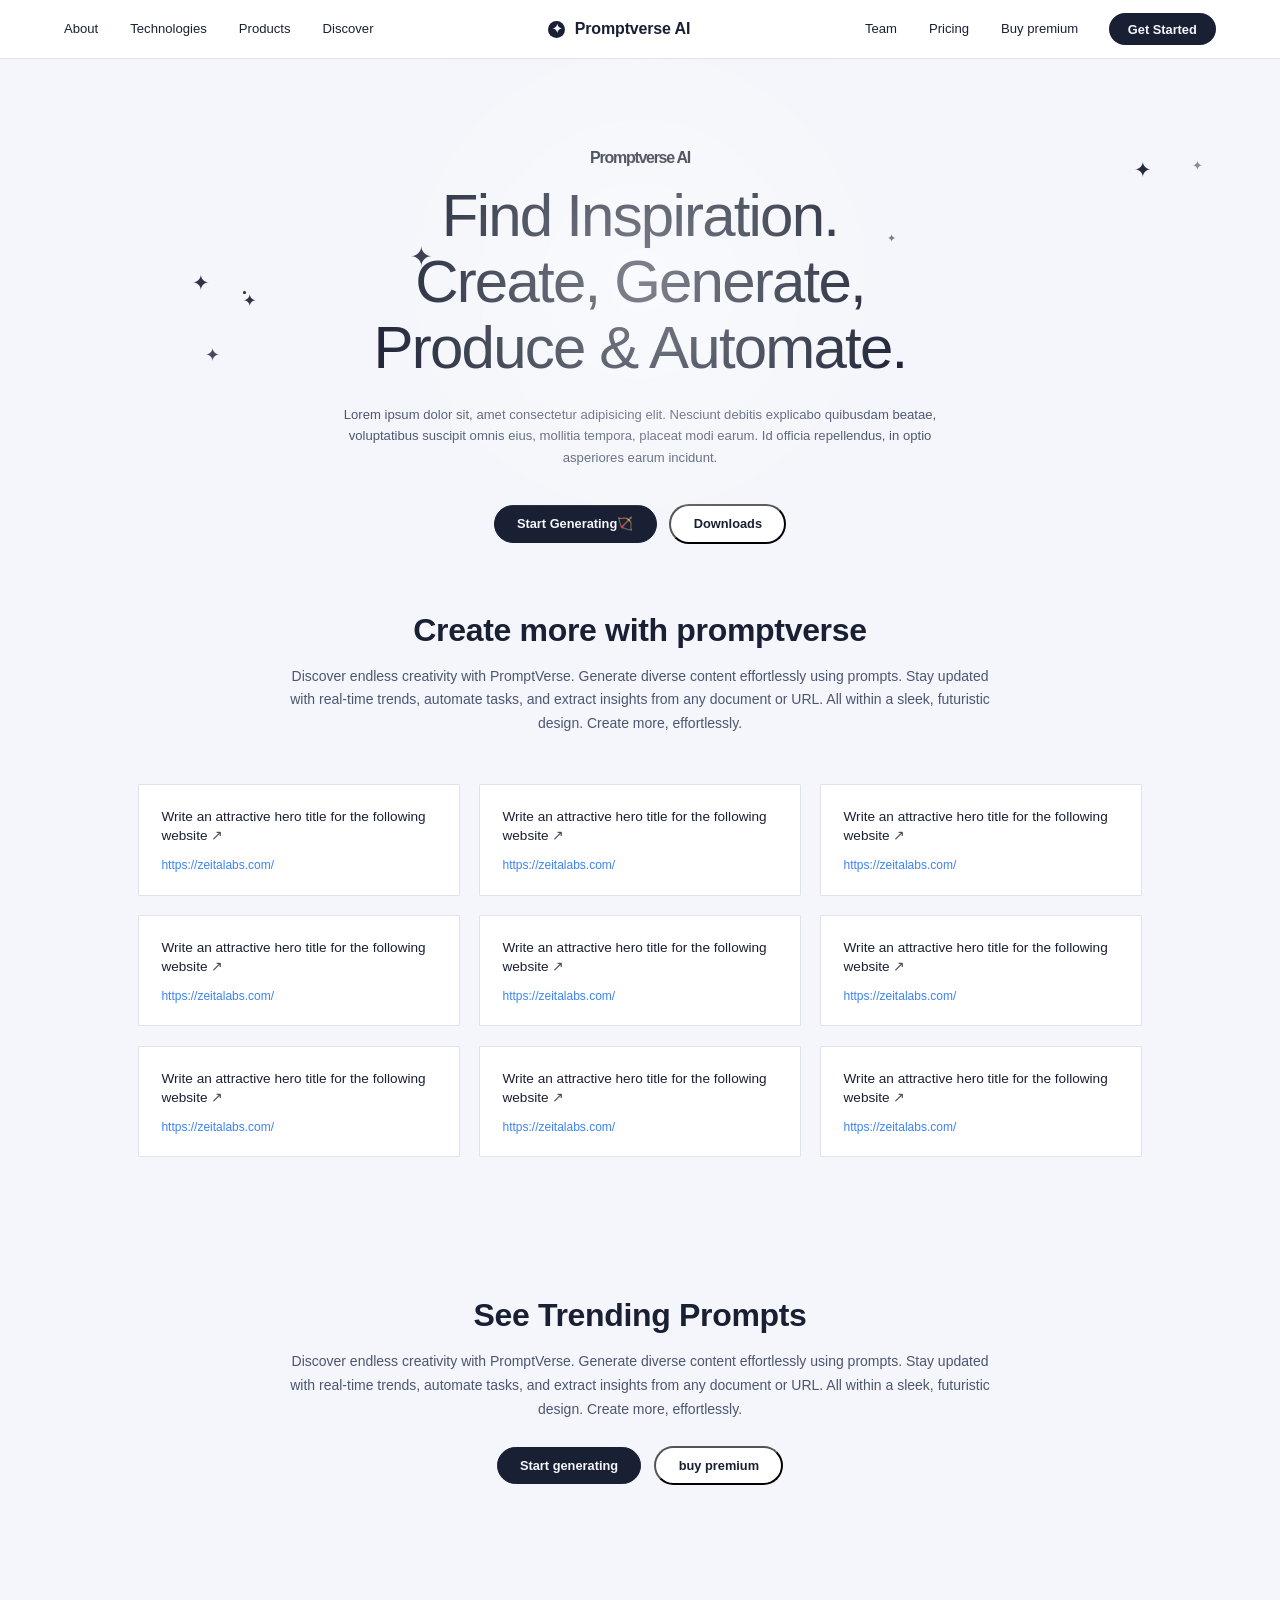
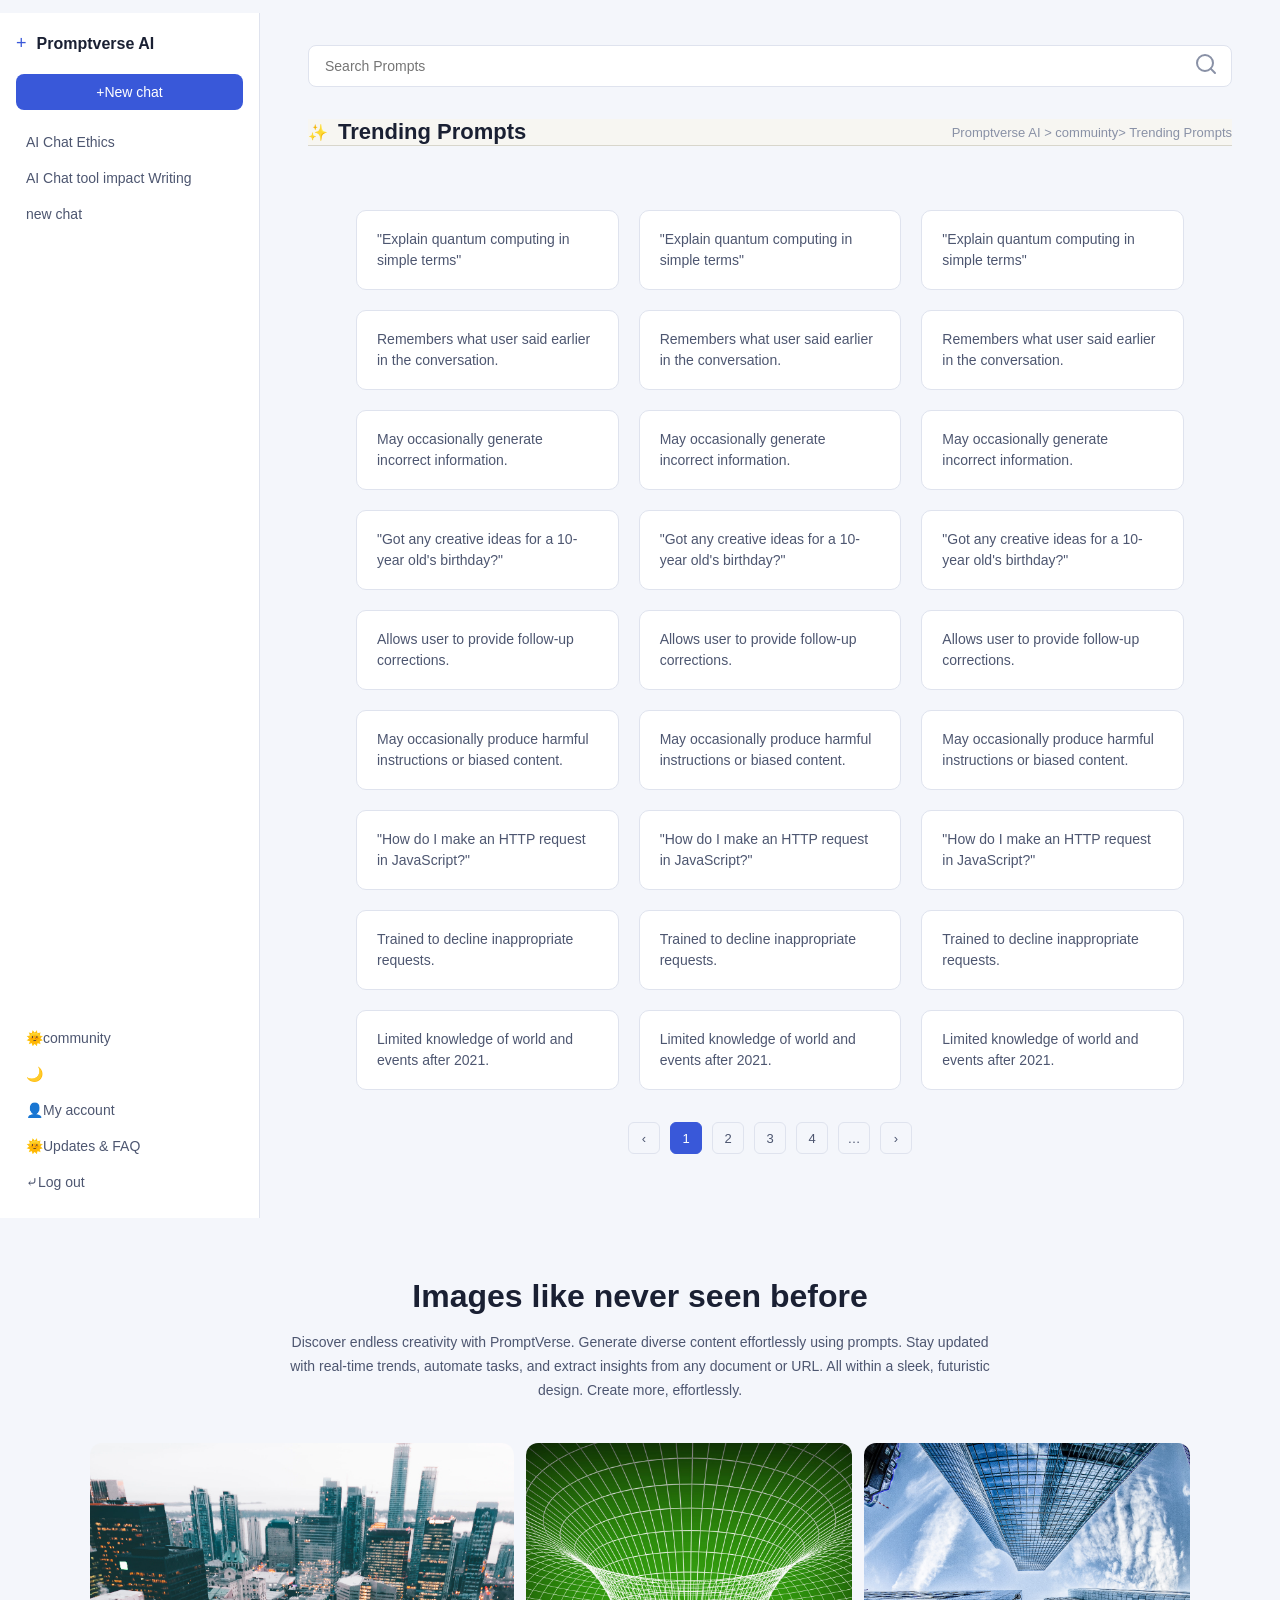
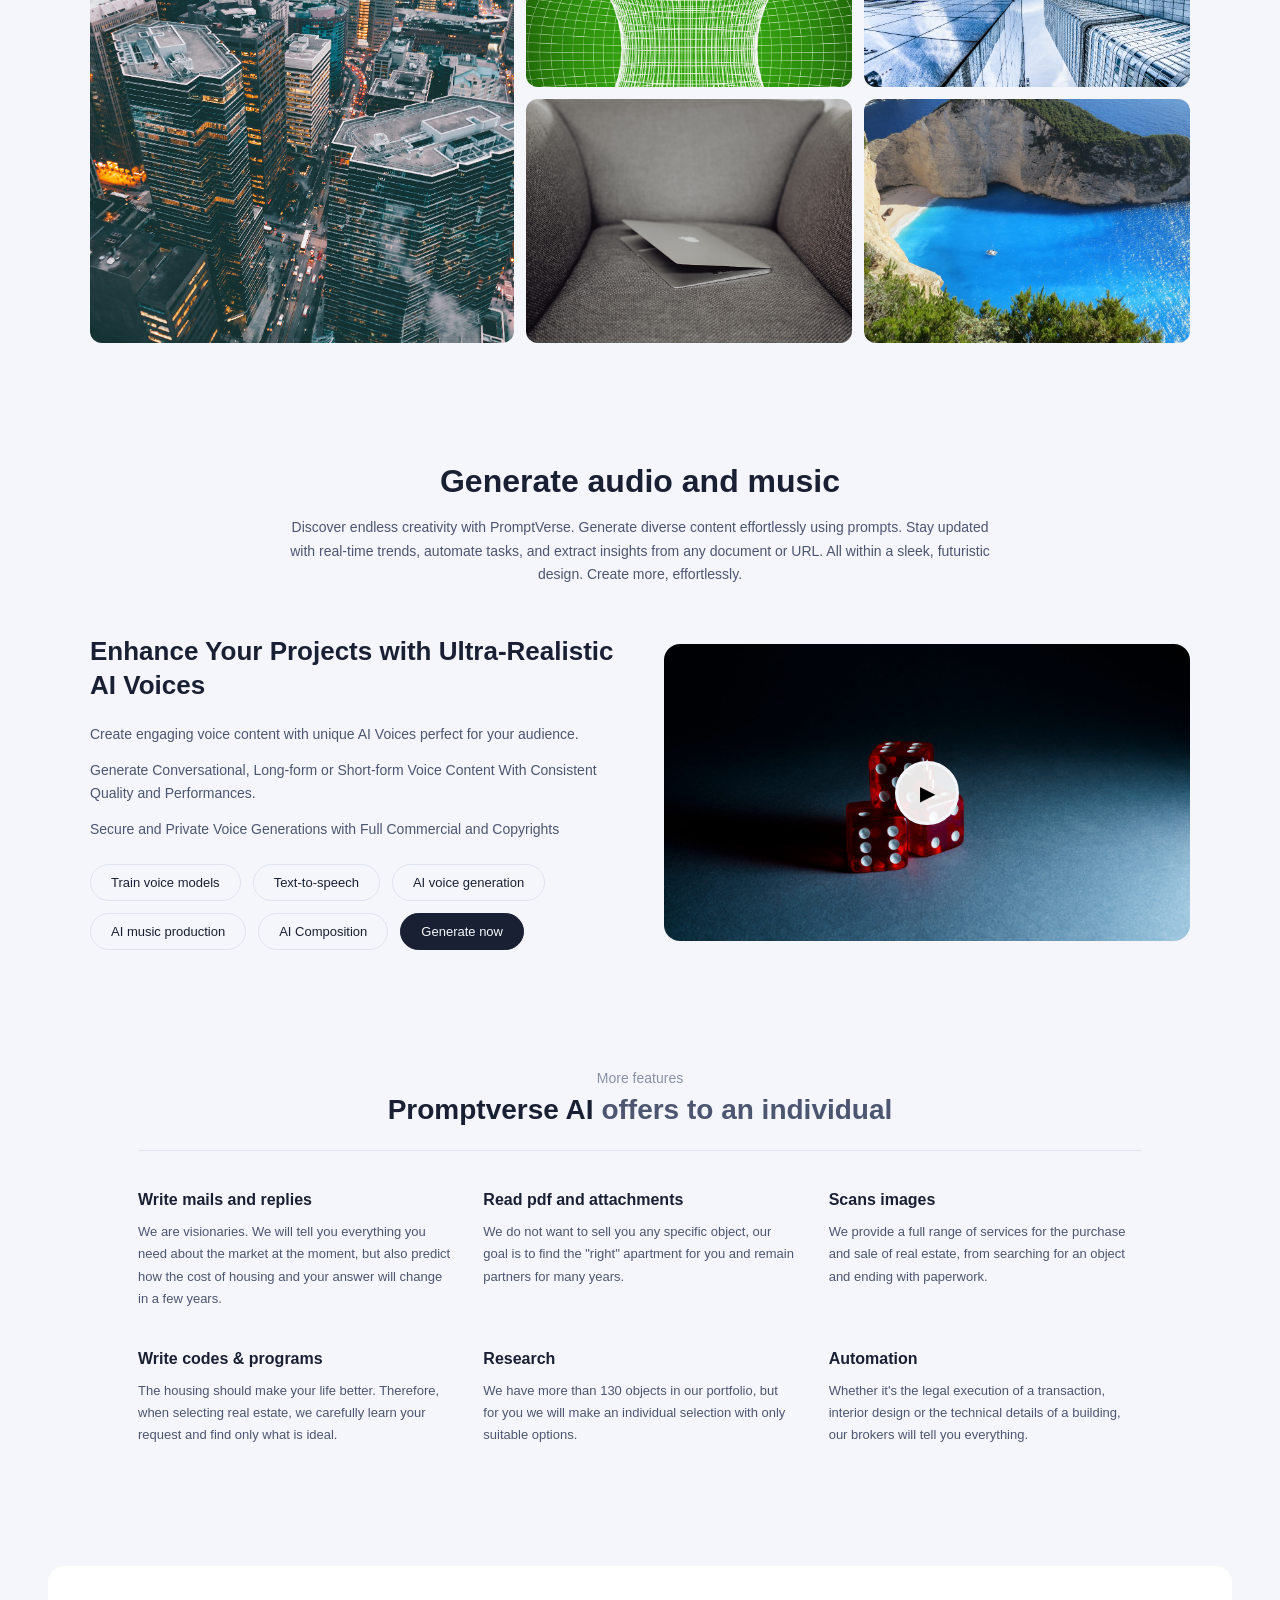
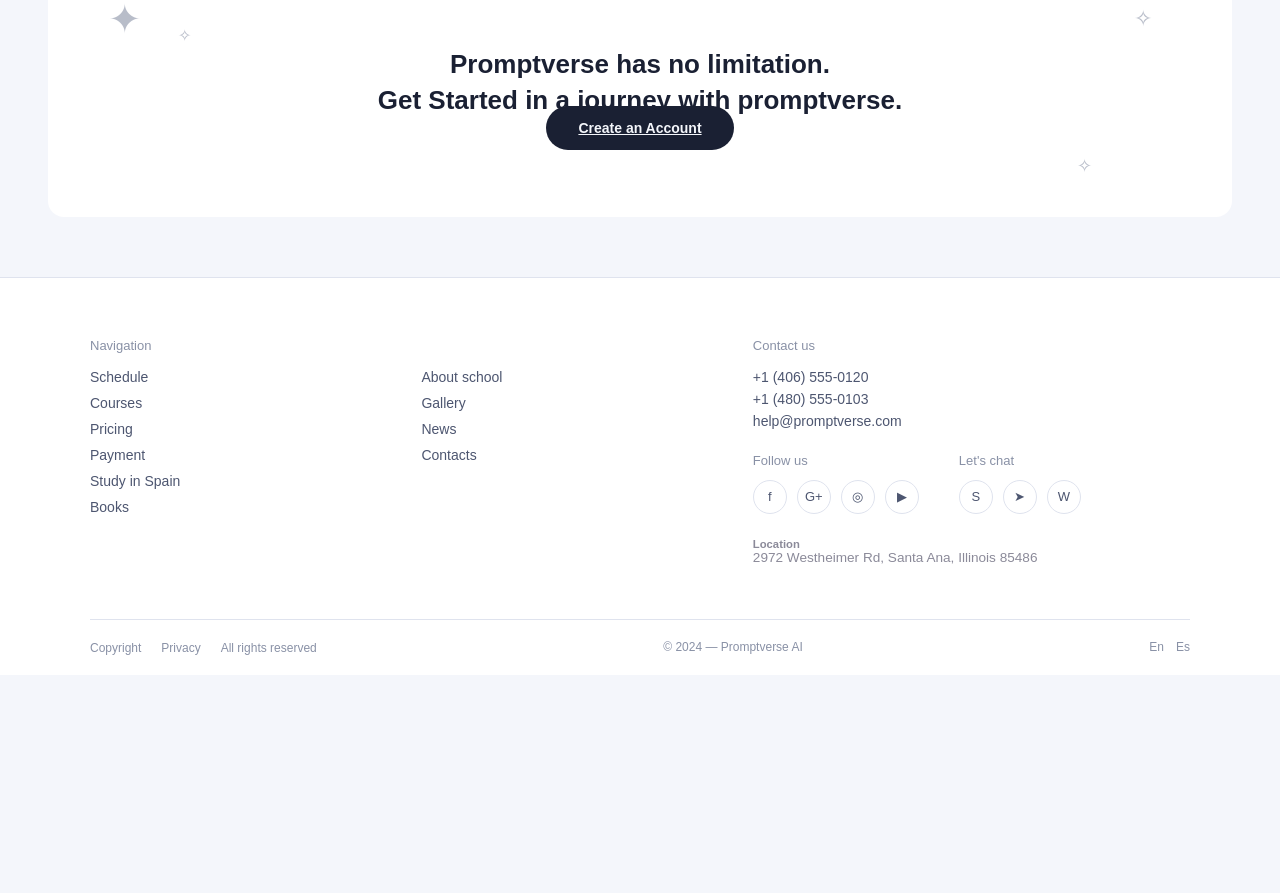
<file: index.html>
<!DOCTYPE html>
<html lang="en">
<head>
    <meta charset="UTF-8">
    <meta name="viewport" content="width=device-width, initial-scale=1.0">
    <title>Document</title>
<link rel="stylesheet" href="style.css">
<link rel="preconnect" href="https://fonts.googleapis.com">
<link rel="preconnect" href="https://fonts.gstatic.com" crossorigin>
<link href="https://fonts.googleapis.com/css2?family=Inter:wght@400;500;600;700;800&display=swap" rel="astylesheet">
</head>
<body>
    <nav class="navbar">
           <button class="hamburger-btn" id="hamburger-btn" aria-label="Toggle menu">
            <span class="bar"></span>
            <span class="bar"></span>
            <span class="bar"></span>
        </button>
       
         <div class="nav-menu" id="nav-menu">
         <ul class="nav-links nav-left">
            <li><a href="#about">About</a></li>
            <li><a href="#technologies">Technologies</a></li>
            <li><a href="#products">Products</a></li>
            <li><a href="#discover">Discover</a></li>
        </ul>
       <div class="logo">
            <div class="logo-circle">✦︎</div> 
            <span>Promptverse AI</span>
        </div>
     
        <div class="nav-right">
            <ul class="nav-links">
<li><a href="#team">Team</a></li>
<li><a href="pricing.html">Pricing</a></li>
<li><a href="#buy">Buy premium</a></li>
            </ul>
            <button class="btn-get-started">Get Started</button>
        </div>
        </div>
    </nav>
    <section class="hero">
    <div class="hero-glow"></div>
    <span class="star star-1">✦︎</span>
    <span class="star star-2">✦︎</span>
    <span class="star star-3">✦︎</span>
    <span class="star star-4">✦︎</span>
    <span class="star star-5">✦︎</span>
    <span class="star star-6">✦︎</span>
    <span class="dot dot-1">✦︎</span>
    <span class="dot dot-2">✦︎</span>
    <div class="hero-content">
        <div class="hero-tag">Promptverse AI</div>
        <h1 class="hero-title">
            Find Inspiration. <br>
            Create, Generate,<br>
            Produce & Automate.
        </h1>
        <p class="hero-subtitle">
            Lorem ipsum dolor sit, amet consectetur adipisicing elit. Nesciunt debitis explicabo quibusdam beatae, voluptatibus suscipit omnis eius, mollitia tempora, placeat modi earum. Id officia repellendus, in optio asperiores earum incidunt.
        </p>
<div class="hero-buttons">
    <button class="btn-primary">
        Start Generating🏹
    </button>
    <button class="btn-secondary">
        Downloads
    </button>
</div>
    </div>
    </section>
<section class="features-section">
    <div class="section-header">
        <h2 class="section-title">Create more with promptverse</h2>
            <p class="section-subtitle">
Discover endless creativity with PromptVerse. Generate diverse content effortlessly using prompts. Stay updated with real-time trends, automate tasks, and extract insights from any document or URL. All within a sleek, futuristic design. Create more, effortlessly.
            </p>
    </div>
    <!-- row 1 -->
     <div class="cards-grid">
    <div class="card">
        <div class="card-text">Write an attractive hero title for the following website<span class="arrow">↗</span></div>
    <a href="https://zeitalabs.com/" target="_blank" class="card-link">https://zeitalabs.com/</a>
    </div>
     <div class="card">
        <div class="card-text">Write an attractive hero title for the following website<span class="arrow">↗</span></div>
    <a href="https://zeitalabs.com/" target="_blank" class="card-link">https://zeitalabs.com/</a>
    </div>
     <div class="card">
        <div class="card-text">Write an attractive hero title for the following website<span class="arrow">↗</span></div>
    <a href="https://zeitalabs.com/" target="_blank" class="card-link">https://zeitalabs.com/</a>
    </div>
    <!-- row 2 -->
 <div class="card">
        <div class="card-text">Write an attractive hero title for the following website<span class="arrow">↗</span></div>
    <a href="https://zeitalabs.com/" target="_blank" class="card-link">https://zeitalabs.com/</a>
    </div>
     <div class="card">
        <div class="card-text">Write an attractive hero title for the following website<span class="arrow">↗</span></div>
    <a href="https://zeitalabs.com/" target="_blank" class="card-link">https://zeitalabs.com/</a>
    </div>
     <div class="card">
        <div class="card-text">Write an attractive hero title for the following website<span class="arrow">↗</span></div>
    <a href="https://zeitalabs.com/" target="_blank" class="card-link">https://zeitalabs.com/</a>
    </div>
      <div class="card">
        <div class="card-text">Write an attractive hero title for the following website<span class="arrow">↗</span></div>
    <a href="https://zeitalabs.com/" target="_blank" class="card-link">https://zeitalabs.com/</a>
    </div>
     <div class="card">
        <div class="card-text">Write an attractive hero title for the following website<span class="arrow">↗</span></div>
    <a href="https://zeitalabs.com/" target="_blank" class="card-link">https://zeitalabs.com/</a>
    </div>
     <div class="card">
        <div class="card-text">Write an attractive hero title for the following website<span class="arrow">↗</span></div>
    <a href="https://zeitalabs.com/" target="_blank" class="card-link">https://zeitalabs.com/</a>
     </div>
     </div>
</section>
<section class="trending-section">
    <div class="section-header">
        <h2 class="section-title">See Trending Prompts</h2>
        <p class="section-subtitle">
            Discover endless creativity with PromptVerse. Generate diverse content effortlessly using prompts. Stay updated with real-time trends, automate tasks, and extract insights from any document or URL. All within a sleek, futuristic design. Create more, effortlessly.
        </p>
        <div class="hero-buttons">
            <button class="btn-primary">Start generating</button>
            <button class="btn-secondary">buy premium</button>
        </div>
    </div>
</section>
<section class="app-layout">
<aside class="sidebar">
    <div class="sidebar-top">
        <div class="brand">
            <span class="brand-icon">+</span>
            <span class="brand-name">Promptverse AI </span>
        </div>
        <button class="new-chat-btn">+New chat</button>
        <nav class="chat-history">
            <a href="#" class="chat-item">AI Chat Ethics</a>
            <a href="#" class="chat-item">AI Chat tool impact Writing</a>
            <a href="#" class="chat-item">new chat</a>
        </nav>
    </div>
    <div class="sidebar-bottom">
        <a href="#" class="sidebar-link">🌞community</a>
        <button class="sidebar-link" id="lightModeBtn">theme</button>
        <a href="#" class="sidebar-link">👤My account</a>
        <a href="#" class="sidebar-link">🌞Updates &amp; FAQ</a>
        <a href="#" class="sidebar-link">⤶Log out</a>
    </div>
</aside>
<main class="main-content">
    <div class="search-bar">
        <input type="text" placeholder="Search Prompts">
        <span class="search-icon"><svg xmlns="http://www.w3.org/2000/svg" width="24" height="24" viewBox="0 0 24 24" fill="none" stroke="currentColor" stroke-width="2" stroke-linecap="round" stroke-linejoin="round" class="lucide lucide-search"><path d="m21 21-4.34-4.34"/><circle cx="11" cy="11" r="8"/></svg></span>
    </div>
<header class="page-header">
    <div class="heading-group">
        <span class="heading-icon">✨</span>
        <h1>Trending Prompts</h1>
    </div>
    <span class="breadcrumb">Promptverse AI &gt; commuinty&gt; Trending Prompts</span>
</header>
<main class="main-content">

  <section class="prompt-grid">
    <div class="prompt-card">"Explain quantum computing in simple terms"</div>
    <div class="prompt-card">"Explain quantum computing in simple terms"</div>
    <div class="prompt-card">"Explain quantum computing in simple terms"</div>

    <div class="prompt-card">Remembers what user said earlier in the conversation.</div>
    <div class="prompt-card">Remembers what user said earlier in the conversation.</div>
    <div class="prompt-card">Remembers what user said earlier in the conversation.</div>

    <div class="prompt-card">May occasionally generate incorrect information.</div>
    <div class="prompt-card">May occasionally generate incorrect information.</div>
    <div class="prompt-card">May occasionally generate incorrect information.</div>

    <div class="prompt-card">"Got any creative ideas for a 10-year old's birthday?"</div>
    <div class="prompt-card">"Got any creative ideas for a 10-year old's birthday?"</div>
    <div class="prompt-card">"Got any creative ideas for a 10-year old's birthday?"</div>

    <div class="prompt-card">Allows user to provide follow-up corrections.</div>
    <div class="prompt-card">Allows user to provide follow-up corrections.</div>
    <div class="prompt-card">Allows user to provide follow-up corrections.</div>

    <div class="prompt-card">May occasionally produce harmful instructions or biased content.</div>
    <div class="prompt-card">May occasionally produce harmful instructions or biased content.</div>
    <div class="prompt-card">May occasionally produce harmful instructions or biased content.</div>

    <div class="prompt-card">"How do I make an HTTP request in JavaScript?"</div>
    <div class="prompt-card">"How do I make an HTTP request in JavaScript?"</div>
    <div class="prompt-card">"How do I make an HTTP request in JavaScript?"</div>

    <div class="prompt-card">Trained to decline inappropriate requests.</div>
    <div class="prompt-card">Trained to decline inappropriate requests.</div>
    <div class="prompt-card">Trained to decline inappropriate requests.</div>

    <div class="prompt-card">Limited knowledge of world and events after 2021.</div>
    <div class="prompt-card">Limited knowledge of world and events after 2021.</div>
    <div class="prompt-card">Limited knowledge of world and events after 2021.</div>
  </section>

  <nav class="pagination" aria-label="Pagination">
    <button aria-label="Previous page">‹</button>
    <button class="active">1</button>
    <button>2</button>
    <button>3</button>
    <button>4</button>
    <button>…</button>
    <button aria-label="Next page">›</button>
  </nav>

</main>
</main>
</section>
<section class="gallery-section">

  <div class="gallery-header">
    <h2>Images like never seen before</h2>
    <p>
      Discover endless creativity with PromptVerse. Generate diverse content
      effortlessly using prompts. Stay updated with real-time trends, automate
      tasks, and extract insights from any document or URL. All within a sleek,
      futuristic design. Create more, effortlessly.
    </p>
  </div>

  <div class="gallery-grid">
    <div class="gallery-item large">
      <img src="piqsels.com-id-frrzo.jpg" alt="AI generated abstract art" />
    </div>
    <div class="gallery-item">
      <img src="piqsels.com-id-jrdys.jpg" alt="AI generated surreal room" />
    </div>
    <div class="gallery-item">
      <img src="piqsels.com-id-jshss.jpg" alt="AI generated glass object" />
    </div>
    <div class="gallery-item">
      <img src="piqsels.com-id-zbnyu.jpg" alt="AI generated abstract shapes" />
    </div>
    <div class="gallery-item">
      <img src="dankyes.jpg" alt="AI generated crystal texture" />
    </div>
  </div>
</section>
<section class="audio-section">

  <div class="section-header">
    <h2>Generate audio and music</h2>
    <p>
      Discover endless creativity with PromptVerse. Generate diverse content
      effortlessly using prompts. Stay updated with real-time trends, automate
      tasks, and extract insights from any document or URL. All within a sleek,
      futuristic design. Create more, effortlessly.
    </p>
  </div>

  <div class="audio-showcase">

    <div class="audio-content">
      <h3>Enhance Your Projects with Ultra-Realistic AI Voices</h3>

      <p>Create engaging voice content with unique AI Voices perfect for your audience.</p>
      <p>Generate Conversational, Long-form or Short-form Voice Content With Consistent Quality and Performances.</p>
      <p>Secure and Private Voice Generations with Full Commercial and Copyrights</p>

      <div class="pill-group">
        <button class="pill">Train voice models</button>
        <button class="pill">Text-to-speech</button>
        <button class="pill">AI voice generation</button>
        <button class="pill">AI music production</button>
        <button class="pill">AI Composition</button>
        <button class="pill pill-cta">Generate now</button>
      </div>
    </div>

    <div class="audio-media">
      <img src="piqsels.com-id-frrjr.jpg" alt="AI generated voice and music showcase" />
      <button class="play-btn" aria-label="Play audio preview">▶</button>
    </div>
  </div>
</section>
<section class="features-section">

  <div class="features-header">
    <span class="features-label">More features</span>
    <h2><span class="highlight">Promptverse AI</span> offers to an individual</h2>
    <hr class="features-divider" />
  </div>

  <div class="features-grid">

    <div class="feature-item">
      <h3>Write mails and replies</h3>
      <p>We are visionaries. We will tell you everything you need about the market at the moment, but also predict how the cost of housing and your answer will change in a few years.</p>
    </div>

    <div class="feature-item">
      <h3>Read pdf and attachments</h3>
      <p>We do not want to sell you any specific object, our goal is to find the "right" apartment for you and remain partners for many years.</p>
    </div>

    <div class="feature-item">
      <h3>Scans images</h3>
      <p>We provide a full range of services for the purchase and sale of real estate, from searching for an object and ending with paperwork.</p>
    </div>

    <div class="feature-item">
      <h3>Write codes &amp; programs</h3>
      <p>The housing should make your life better. Therefore, when selecting real estate, we carefully learn your request and find only what is ideal.</p>
    </div>

    <div class="feature-item">
      <h3>Research</h3>
      <p>We have more than 130 objects in our portfolio, but for you we will make an individual selection with only suitable options.</p>
    </div>

    <div class="feature-item">
      <h3>Automation</h3>
      <p>Whether it's the legal execution of a transaction, interior design or the technical details of a building, our brokers will tell you everything.</p>
    </div>

  </div>

</section>
<section class="final-cta">
  <span class="sparkle sparkle-1">✦</span>
  <span class="sparkle sparkle-2">✧</span>
  <span class="sparkle sparkle-3">✧</span>
  <span class="sparkle sparkle-4">✧</span>

  <div class="final-cta-content">
    <h2>Promptverse has no limitation.</h2>
    <h2>Get Started in a journey with promptverse.</h2>

    <a href="login.html" class="cta-btn-large">Create an Account</a>
  </div>
</section>
<footer class="site-footer">

  <div class="footer-grid">

    <div class="footer-col">
      <h4>Navigation</h4>
      <ul>
        <li><a href="#">Schedule</a></li>
        <li><a href="#">Courses</a></li>
        <li><a href="#">Pricing</a></li>
        <li><a href="#">Payment</a></li>
        <li><a href="#">Study in Spain</a></li>
        <li><a href="#">Books</a></li>
      </ul>
    </div>

    <div class="footer-col">
      <h4>&nbsp;</h4>
      <ul>
        <li><a href="#">About school</a></li>
        <li><a href="#">Gallery</a></li>
        <li><a href="#">News</a></li>
        <li><a href="#">Contacts</a></li>
      </ul>
    </div>

    <div class="footer-col footer-contact">
      <h4>Contact us</h4>
      <p><a href="tel:+14065550120">+1 (406) 555-0120</a></p>
      <p><a href="tel:+14805550103">+1 (480) 555-0103</a></p>
      <p><a href="mailto:help@promptverse.com">help@promptverse.com</a></p>

      <div class="footer-social-row">
        <div>
          <h5>Follow us</h5>
          <div class="social-icons">
            <a href="#" aria-label="Facebook">f</a>
            <a href="#" aria-label="Google">G+</a>
            <a href="#" aria-label="Instagram">◎</a>
            <a href="#" aria-label="YouTube">▶</a>
          </div>
        </div>

        <div>
          <h5>Let's chat</h5>
          <div class="social-icons">
            <a href="#" aria-label="Skype">S</a>
            <a href="#" aria-label="Telegram">➤</a>
            <a href="#" aria-label="WhatsApp">W</a>
          </div>
        </div>
      </div>

      <h5>Location</h5>
      <p>2972 Westheimer Rd, Santa Ana, Illinois 85486</p>
    </div>

  </div>

  <div class="footer-bottom">
    <ul class="footer-legal">
      <li><a href="#">Copyright</a></li>
      <li><a href="#">Privacy</a></li>
      <li><a href="#">All rights reserved</a></li>
    </ul>

    <span class="footer-copyright">© 2024 — Promptverse AI</span>

    <div class="footer-lang">
      <a href="#">En</a>
      <a href="#">Es</a>
    </div>
  </div>

</footer>
<section class="hero reveal"></section>
<section class="features-section reveal"></section>
<script src="app.js"></script>
</body>
</html>
</file>
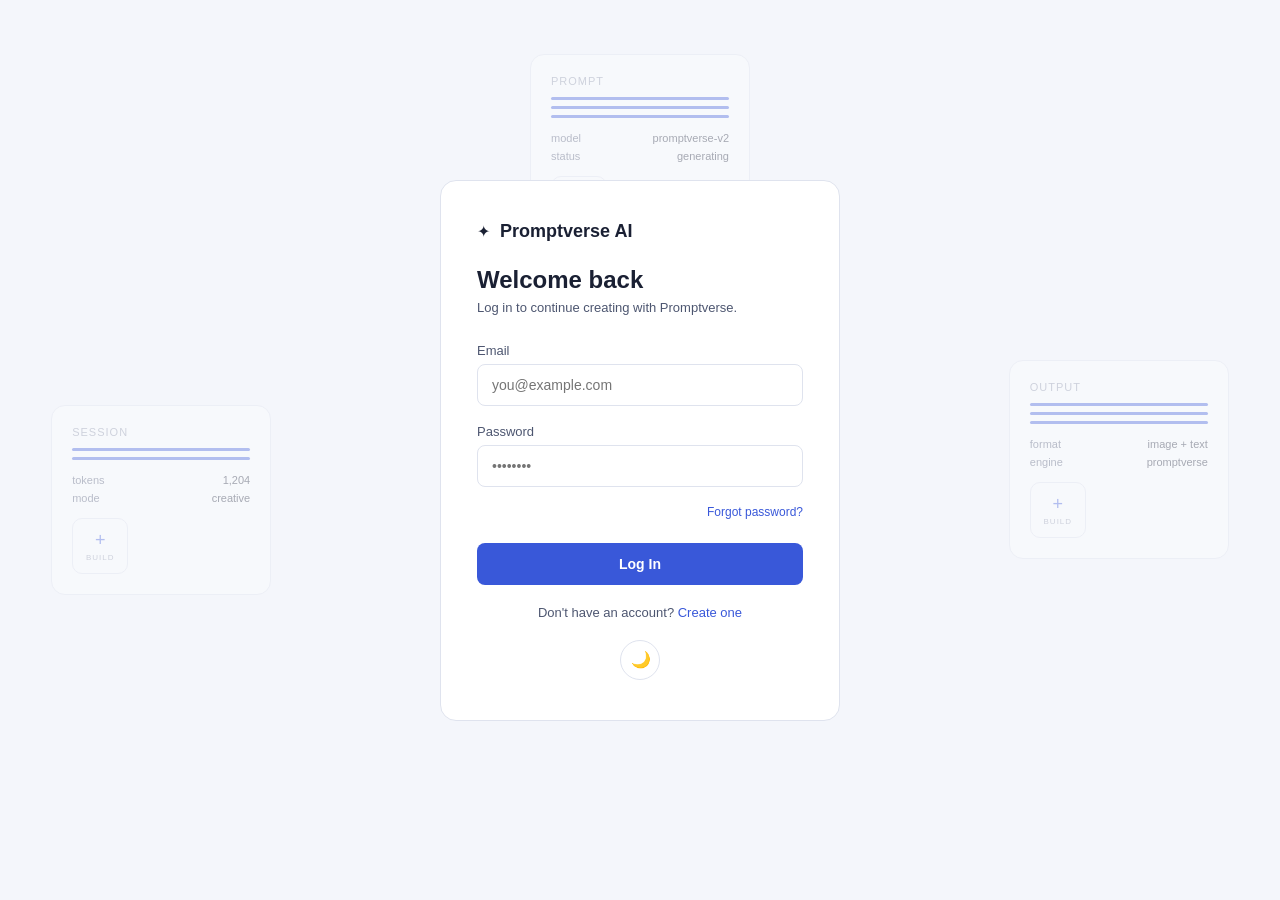
<file: login.html>
<!DOCTYPE html>
<html lang="en">
<head>
<meta charset="UTF-8" />
<meta name="viewport" content="width=device-width, initial-scale=1.0" />
<title>Log In — Promptverse AI</title>
<link rel="stylesheet" href="style.css" />
</head>
<body>

<div class="auth-page">

  <!-- Floating background cards - decorative only -->
  <div class="floating-card card-top">
    <span class="card-label">PROMPT</span>
    <div class="card-line-group">
      <div class="pulse-line"></div>
      <div class="pulse-line"></div>
      <div class="pulse-line"></div>
    </div>
    <div class="card-row">
      <span>model</span><span class="card-value">promptverse-v2</span>
    </div>
    <div class="card-row">
      <span>status</span><span class="card-value">generating</span>
    </div>
    <div class="build-box">
      <span>+</span>
      <small>BUILD</small>
    </div>
  </div>

  <div class="floating-card card-left">
    <span class="card-label">SESSION</span>
    <div class="card-line-group">
      <div class="pulse-line"></div>
      <div class="pulse-line"></div>
    </div>
    <div class="card-row">
      <span>tokens</span><span class="card-value">1,204</span>
    </div>
    <div class="card-row">
      <span>mode</span><span class="card-value">creative</span>
    </div>
    <div class="build-box">
      <span>+</span>
      <small>BUILD</small>
    </div>
  </div>

  <div class="floating-card card-right">
    <span class="card-label">OUTPUT</span>
    <div class="card-line-group">
      <div class="pulse-line"></div>
      <div class="pulse-line"></div>
      <div class="pulse-line"></div>
    </div>
    <div class="card-row">
      <span>format</span><span class="card-value">image + text</span>
    </div>
    <div class="card-row">
      <span>engine</span><span class="card-value">promptverse</span>
    </div>
    <div class="build-box">
      <span>+</span>
      <small>BUILD</small>
    </div>
  </div>

  <!-- Actual login form -->
  <div class="auth-box">

    <div class="auth-header">
      <span class="heading-icon">✦</span>
      <h1>Promptverse AI</h1>
    </div>

    <h2>Welcome back</h2>
    <p class="auth-subtext">Log in to continue creating with Promptverse.</p>

    <form class="auth-form">
      <label for="email">Email</label>
      <input type="email" id="email" placeholder="you@example.com" required />

      <label for="password">Password</label>
      <input type="password" id="password" placeholder="••••••••" required />

      <a href="#" class="forgot-link">Forgot password?</a>

      <button type="submit" class="auth-submit-btn">Log In</button>
    </form>

    <p class="auth-switch">
      Don't have an account? <a href="signup.html">Create one</a>
    </p>

    <button class="sidebar-link theme-toggle-auth" id="lightModeBtn">🌙</button>

  </div>

</div>

<script src="app.js"></script>
</body>
</html>
</file>
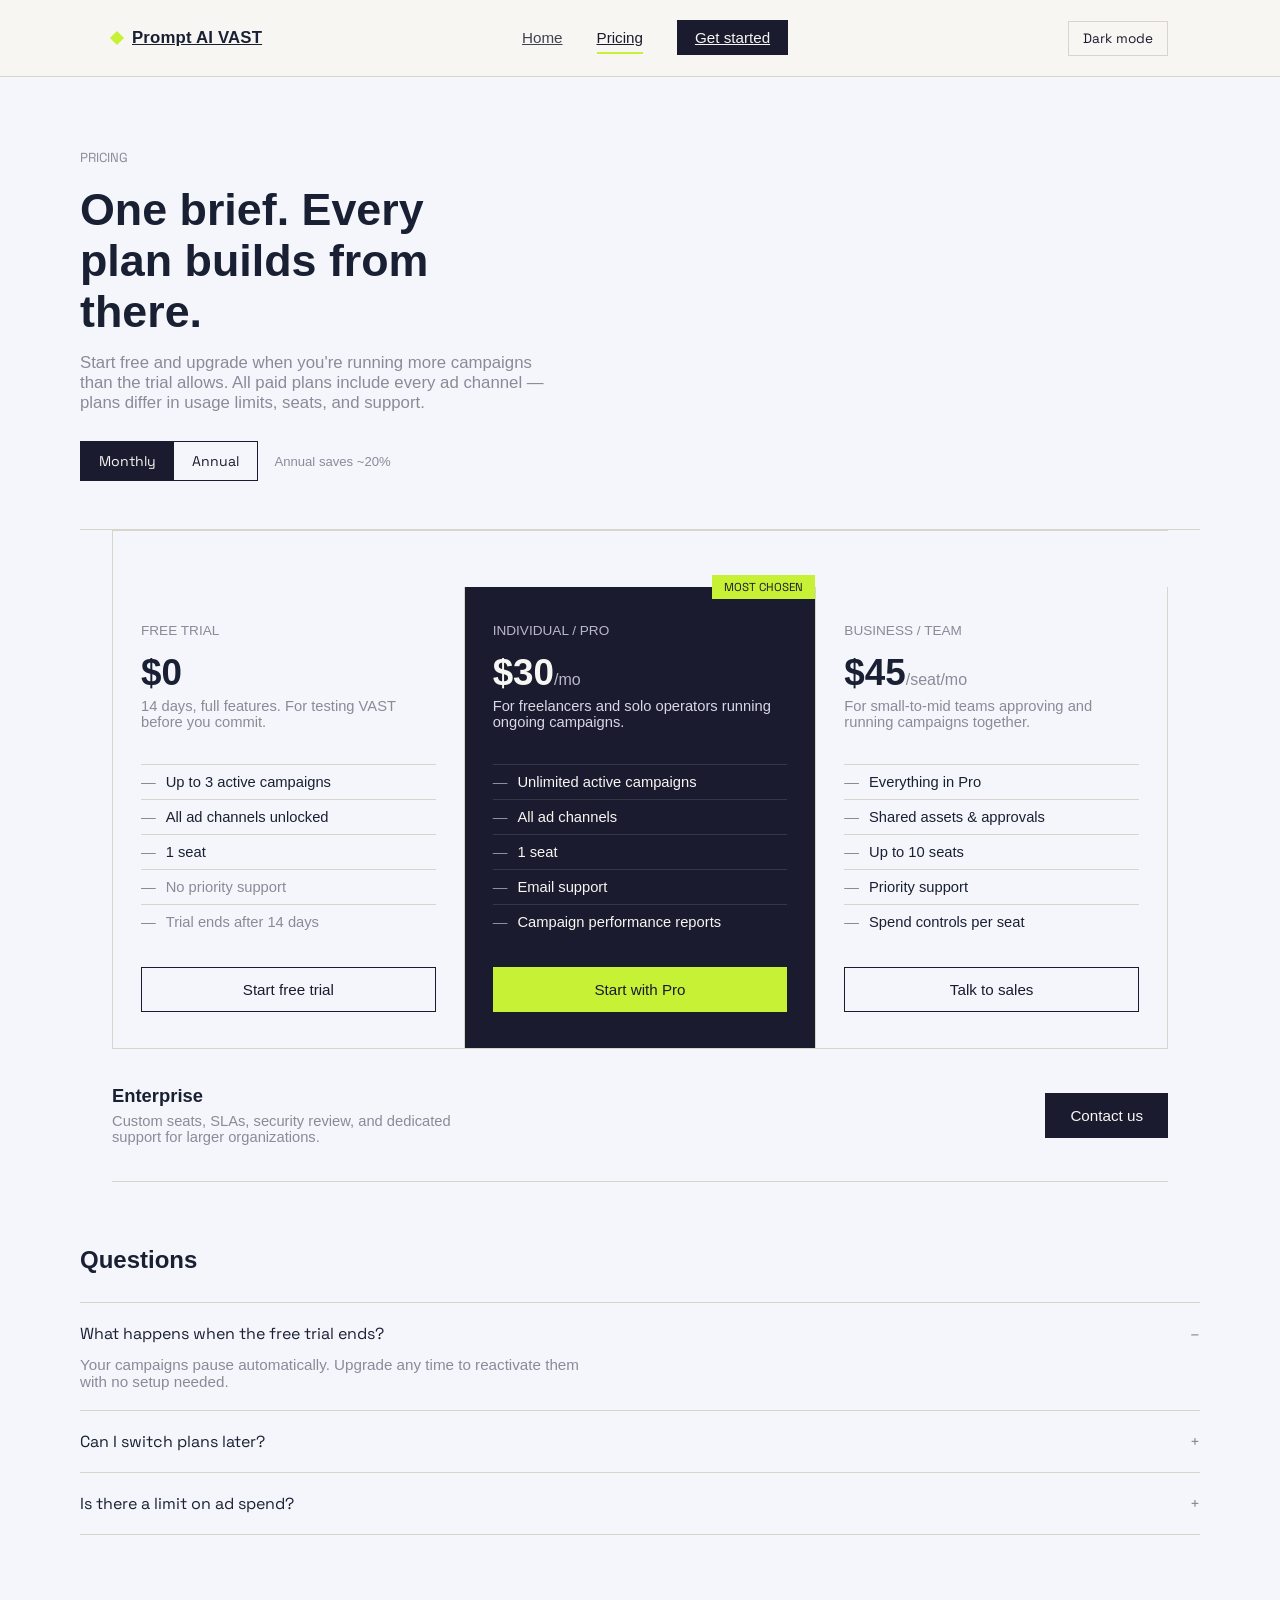
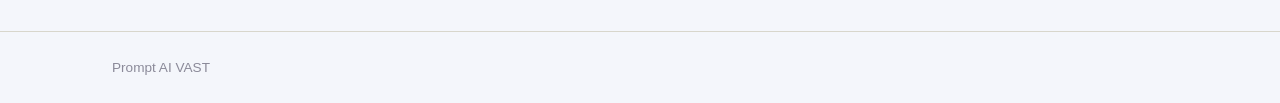
<file: pricing.html>
<!DOCTYPE html>
<html lang="en">
<head>
<meta charset="UTF-8">
<meta name="viewport" content="width=device-width, initial-scale=1.0">
<title>Pricing — Prompt AI VAST</title>
<link rel="preconnect" href="https://fonts.googleapis.com">
<link rel="preconnect" href="https://fonts.gstatic.com" crossorigin>
<link href="https://fonts.googleapis.com/css2?family=Space+Grotesk:wght@400;500;600;700&family=Source+Serif+4:opsz,wght@8..60,400;8..60,500;8..60,600&display=swap" rel="stylesheet">
<link rel="stylesheet" href="style.css">
</head>
<body>

<header>
  <nav class="wrap">
    <a class="logo" href="index.html"><span class="mark"></span>Prompt AI VAST</a>
    <button class="hamburger" onclick="document.getElementById('navlinks').classList.toggle('open')">
        <span></span><span><span></span></span>
    </button>
    <ul class="navlinks">
      <li><a href="index.html">Home</a></li>
      <li><a class="active" href="pricing.html">Pricing</a></li>
      <li><a class="cta" href="#pro-cta">Get started</a></li>
    </ul>
    <button class="theme-toggle" onclick="toggleTheme()">Dark mode</button>
  </nav>
</header>

<section>
  <div class="wrap pricing-hero">
    <div class="eyebrow">PRICING</div>
    <h1>One brief. Every plan builds from there.</h1>
    <p>Start free and upgrade when you're running more campaigns than the trial allows. All paid plans include every ad channel — plans differ in usage limits, seats, and support.</p>
    <div>
      <span class="toggle">
        <button class="on" id="btn-monthly" onclick="setBilling('monthly')">Monthly</button>
        <button id="btn-annual" onclick="setBilling('annual')">Annual</button>
      </span>
      <span class="save">Annual saves ~20%</span>
    </div>
  </div>

  <div class="wrap">
    <div class="tiers">
      <div class="tier">
        <div class="tier-name">FREE TRIAL</div>
        <div class="price">$0</div>
        <div class="tier-desc">14 days, full features. For testing VAST before you commit.</div>
        <ul class="feat">
          <li>Up to 3 active campaigns</li>
          <li>All ad channels unlocked</li>
          <li>1 seat</li>
          <li class="off">No priority support</li>
          <li class="off">Trial ends after 14 days</li>
        </ul>
        <button class="btn ghost" style="width:100%">Start free trial</button>
      </div>

      <div class="tier featured">
        <div class="badge">MOST CHOSEN</div>
        <div class="tier-name">INDIVIDUAL / PRO</div>
        <div class="price" id="pro-price">$30<span>/mo</span></div>
        <div class="tier-desc">For freelancers and solo operators running ongoing campaigns.</div>
        <ul class="feat">
          <li>Unlimited active campaigns</li>
          <li>All ad channels</li>
          <li>1 seat</li>
          <li>Email support</li>
          <li>Campaign performance reports</li>
        </ul>
        <button class="btn accent" id="pro-cta" style="width:100%">Start with Pro</button>
      </div>

      <div class="tier">
        <div class="tier-name">BUSINESS / TEAM</div>
        <div class="price" id="biz-price">$45<span>/seat/mo</span></div>
        <div class="tier-desc">For small-to-mid teams approving and running campaigns together.</div>
        <ul class="feat">
          <li>Everything in Pro</li>
          <li>Shared assets &amp; approvals</li>
          <li>Up to 10 seats</li>
          <li>Priority support</li>
          <li>Spend controls per seat</li>
        </ul>
        <button class="btn ghost" style="width:100%">Talk to sales</button>
      </div>
    </div>

    <div class="enterprise-bar">
      <div>
        <h3>Enterprise</h3>
        <p>Custom seats, SLAs, security review, and dedicated support for larger organizations.</p>
      </div>
      <button class="btn primary">Contact us</button>
    </div>
  </div>

  <div class="wrap faq">
    <h2>Questions</h2>
    <details class="faq-item" open>
      <summary>What happens when the free trial ends?</summary>
      <p>Your campaigns pause automatically. Upgrade any time to reactivate them with no setup needed.</p>
    </details>
    <details class="faq-item">
      <summary>Can I switch plans later?</summary>
      <p>Yes — upgrade, downgrade, or cancel from your account at any time. Changes apply on your next billing date.</p>
    </details>
    <details class="faq-item">
      <summary>Is there a limit on ad spend?</summary>
      <p>No — your plan covers VAST's usage, not your ad budget. You control ad spend directly with each platform.</p>
    </details>
  </div>
</section>

<footer>
  <div class="wrap">Prompt AI VAST</div>
</footer>

<script src="app.js"></script>
</body>
</html>
</file>
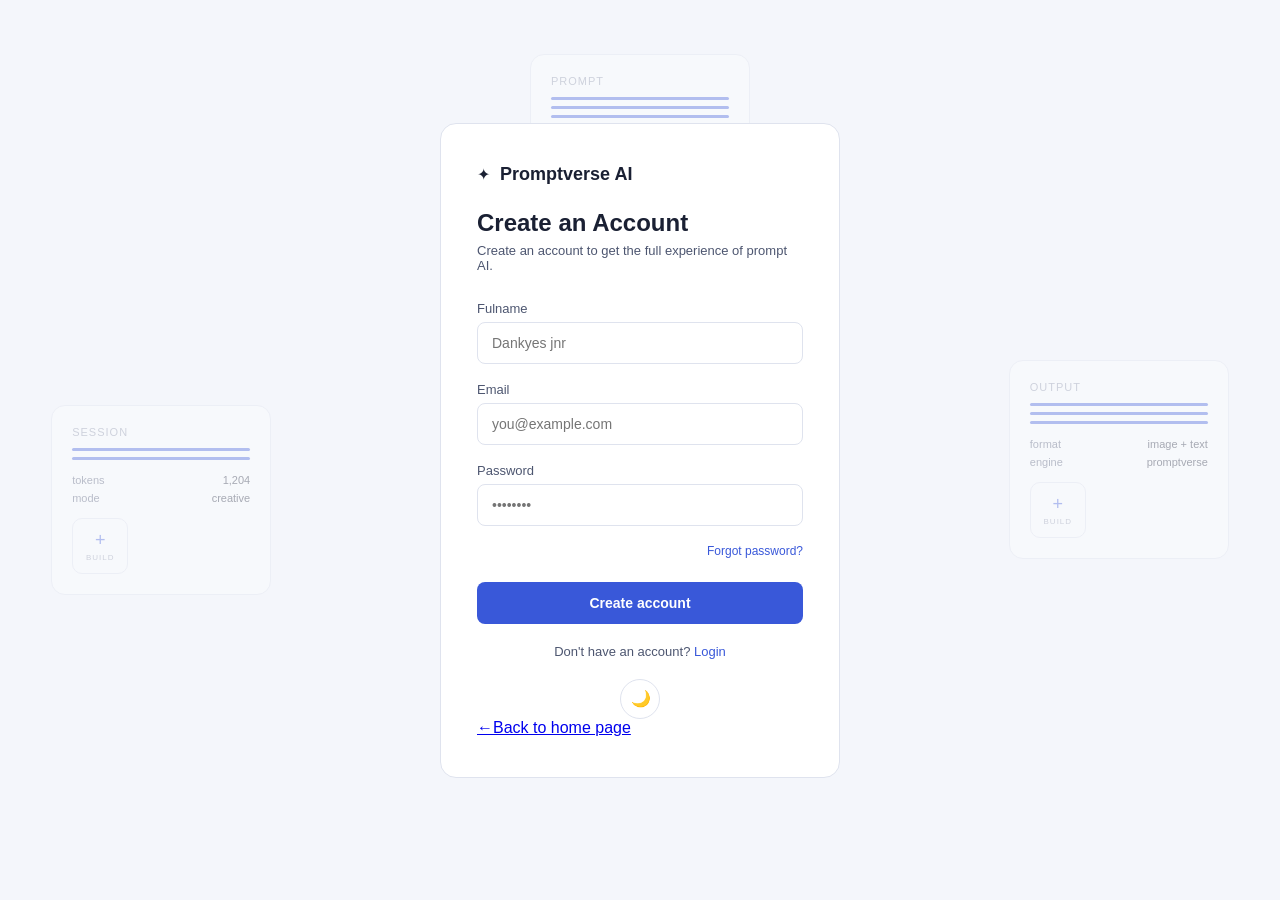
<file: signup.html>
<!DOCTYPE html>
<html lang="en">
<head>
<meta charset="UTF-8" />
<meta name="viewport" content="width=device-width, initial-scale=1.0" />
<title>Log In — Promptverse AI</title>
<link rel="stylesheet" href="style.css" />
</head>
<body>

<div class="auth-page">

  <!-- Floating background cards - decorative only -->
  <div class="floating-card card-top">
    <span class="card-label">PROMPT</span>
    <div class="card-line-group">
      <div class="pulse-line"></div>
      <div class="pulse-line"></div>
      <div class="pulse-line"></div>
    </div>
    <div class="card-row">
      <span>model</span><span class="card-value">promptverse-v2</span>
    </div>
    <div class="card-row">
      <span>status</span><span class="card-value">generating</span>
    </div>
    <div class="build-box">
      <span>+</span>
      <small>BUILD</small>
    </div>
  </div>

  <div class="floating-card card-left">
    <span class="card-label">SESSION</span>
    <div class="card-line-group">
      <div class="pulse-line"></div>
      <div class="pulse-line"></div>
    </div>
    <div class="card-row">
      <span>tokens</span><span class="card-value">1,204</span>
    </div>
    <div class="card-row">
      <span>mode</span><span class="card-value">creative</span>
    </div>
    <div class="build-box">
      <span>+</span>
      <small>BUILD</small>
    </div>
  </div>

  <div class="floating-card card-right">
    <span class="card-label">OUTPUT</span>
    <div class="card-line-group">
      <div class="pulse-line"></div>
      <div class="pulse-line"></div>
      <div class="pulse-line"></div>
    </div>
    <div class="card-row">
      <span>format</span><span class="card-value">image + text</span>
    </div>
    <div class="card-row">
      <span>engine</span><span class="card-value">promptverse</span>
    </div>
    <div class="build-box">
      <span>+</span>
      <small>BUILD</small>
    </div>
  </div>

  <!-- Actual login form -->
  <div class="auth-box">

    <div class="auth-header">
      <span class="heading-icon">✦</span>
      <h1>Promptverse AI</h1>
    </div>

    <h2>Create an Account</h2>
    <p class="auth-subtext">Create an account to get the full experience of prompt AI.</p>

    <form class="auth-form">
      <label for="email">Fulname</label>
      <input type="email" id="email" placeholder="Dankyes jnr" required />
  <label for="email">Email</label>
      <input type="email" id="email" placeholder="you@example.com" required />

      <label for="password">Password</label>
      <input type="password" id="password" placeholder="••••••••" required />

      <a href="#" class="forgot-link">Forgot password?</a>

      <button type="submit" class="auth-submit-btn">Create account</button>
    </form>

    <p class="auth-switch">
      Don't have an account? <a href="login.html">Login</a>
    </p>

    <button class="sidebar-link theme-toggle-auth" id="lightModeBtn">🌙</button>
<a href="index.html">←Back to home page</a>

  </div>

</div>

<script src="app.js"></script>
</body>
</html>
</file>
<file: style.css>
*{
    margin: 0;
    padding: 0;
    box-sizing: border-box;
    font-family: 'Inter', -apple-system, BlinkMacSystemFont, sans-serif;
}
body{
    background-color: var(--bg);
    color: var(--text-primary);
    min-height: 100vh;
  
}
.navbar{
    display: flex;
    justify-content: space-between;
    align-items: center;
    padding: .8rem 4rem;
    background-color: var(--surface);
    position: sticky;
    top: 0;
    z-index: 100;
    border-bottom: 1px solid var(--border);
    width: 100%;
    overflow: visible;

}
.logo{
    display: flex;
    align-items: center;
    gap: 0.6rem;
    font-size: 1rem;
    font-weight: 700;
    letter-spacing: -0.01rem;
}
.logo-circle{
    background-color: var(--text-primary);
    color: var(--bg);
    width: 17px;
    height: 17px;
    border-radius: 50%;
    display: flex;
    align-items: center;
    justify-content: center;
    font-size: 0.75rem;
    font-weight: 900;
    line-height: 1;
}
.nav-links{
    display: flex;
    list-style: none;
    gap: 2rem;
    align-items: center;
}
.nav-links a{
    color: var(--text-secondary);
    text-decoration: none;
    font-size: 0.82rem;
    font-weight: 500;
    position: relative;
    padding-bottom: 2px;
    transition: color 0.2s ease;
}
.nav-links a::after{
    content: '';
    position: absolute;
    width: 0;
    height: 2px;
    bottom: 0;
    left: 0;
    background-color:aqua;
    transition: width 1.25s ease;
}
.nav-links a:hover{
    color: var(--text-primary);
}
.nav-links a:hover::after{
    width: 100%;
}
.nav-right{
    display: flex;
    align-items: center;
    gap: 1.9rem;
    
}
.btn-get-started{
background-color: var(--text-primary);
color: var(--bg); 
border: none;
padding: 0.55rem 1.2rem;
border-radius: 20px;
font-weight: 600;
font-size: 0.8rem;
cursor: pointer;
transition: opacity 0.2s;
}
.btn-get-started:hover{
    opacity: 0.9;
}
.hero{
    position: relative;
    display: flex;
    justify-content: center;
    align-items: center;
    text-align: center;
    padding-bottom: 8px;
    padding-top: 90px;
    min-height:calc(100vh-80px);
    flex-direction: column;
    width: 100%;

    
}
.hero-glow{
    position: absolute;
    width: 700px;
    height: 450px;
    background:
     radial-gradient(circle, rgba(255, 255, 255, 0.45)0%, rgba(11, 40, 20, 0)70%);
    top: 45%;
   left: 50%;
    transform: translate(-50%, -50%);
    pointer-events: none;
    z-index: 70;
}
.hero-content{
    max-width: 720px;
    z-index: 2;
    display: flex;
    margin: 0 auto;
    max-width: 720px;
    flex-direction: column;
    align-items: center;
    text-align: center;
    width: 100%;
}
.hero-tag{

    font-size: 1rem;
    font-weight: 600;
    color: var(--text-primary);
    margin-bottom: 1rem;
    letter-spacing: -0.08em;
 text-align: center;
}
.hero-title{
    font-size: 3.75rem;
    font-weight: 400;
   line-height: 1.1;
   color: var(--text-primary);
   letter-spacing: -0.03em;
   margin-bottom: 1.4rem;
}
.hero-subtitle{
    font-size: 0.82rem;
    line-height: 1.65;
    color: var(--text-secondary);
    max-width: 630px;
    margin: 0 auto 2.2rem;
    font-weight: 100;
}
.hero-buttons{
    display: flex;
    justify-content: center;
    align-items: center;
    gap: .8rem;
}
.btn-primary{
    background: var(--text-primary);
    color: var(--bg);
    border:1px solid var(--text-primary);
    padding: .65rem 1.4rem;
    border-radius: 25px;
    font-size: .8rem;
    font-weight: 600;
    cursor: pointer;
    display: flex;
    align-items: center;
    gap: 0.4rem;
   
}
.btn-primary:hover{
    transform: translate(-1px);
     box-shadow:0 0 30px rgba(59, 130, 246, 0.4);
}
.btn-secondary{
    background-color: var(--card-bg);
    color: var(--text-primary);
    padding: .65rem 1.4rem;
    border-radius: 25px;
    font-size: .8rem;
    font-weight: 600;
    cursor: pointer;
    transition: background-color 0.2s;
}
.btn-secondary:hover{
    background-color: aqua;
}
.star{
    position: absolute;
    color: var(--text-primary);
    pointer-events: none;
    z-index: 1;
}
.star-1{top: 20%; right: 6%; font-size: .8rem; opacity: 0.5;}
.star-2{top: 37%; left: 32%; font-size: 1.7rem; opacity: 0.95;}
.star-3{top: 58%; left: 16%; font-size: 1.1rem; opacity: 0.8;}
.star-4{top: 35%; right: 30%; font-size: .7rem; opacity: 0.6;}
.star-5{top: 43%; left: 15%; font-size: 1.3rem; opacity: 0.9;}
.star-6{top: 20%; right: 10%; font-size: 1.3rem; opacity: 0.95;}
.dot{
    position: absolute;
    background-color: var(--text-primary);
    border-radius: 50%;
    pointer-events: none;
    z-index: 1;
}
.dot-1{top: 47%; left: 19%; width: 3px; height: 3px; opacity: 0.7;}
.dot-2{top: 47%; left: 19%; width: 3px; height: 3px; opacity: 0.7;}
.features-section,
.trending-section{
    padding: 5rem 2rem;
    max-width: 1100px;
    margin: 0 auto;
    text-align: center;
}
.section-header{
    max-width: 680px;
    margin: 0 auto 3rem;
}
.section-title{
    font-size: 2.2rem;
    font-weight: 600;
    color: var(--text-primary);
    margin-bottom: 1rem;
    letter-spacing: -0.02rem;
}
.section-subtitle{
    font-size: .8rem;
    line-height: 1.6;
    color: var(--text-secondary);
    margin-bottom: 1.5rem;
}
.cards-grid{
    display: grid;
    grid-template-columns: repeat(3, 1fr);
    gap: 1.2rem;
}
.card{
    background-color: var(--card-bg);
    border: 1px solid var(--border);
    border-radius: 1px;
    padding: 1.4rem;
    text-align: left;
    display: flex;
    flex-direction: column;
    justify-content: space-between;
    transition: transform 0.2s ease, border-color 0.3s;
}
.card:hover{
    transition: translateY(-3px);
    border-color: rgba(255, 255, 255, 0.2);
}
.card-text{
    font-size: .85rem;
    font-weight: 400;
    color: var(--text-primary);
    line-height: 1.4;
    margin-bottom:.8rem ;
}
.card-text .arrow{
    font-size: 0.85rem;
    opacity: .8;
    margin-left: 0.2rem;
}
.card-link{
    text-decoration: none;
    word-break: break-all;
    color: #3b82f6;
    font-size: 0.75rem;
}
.card-link:hover{
    text-decoration: underline;
}
.hamburger-btn{
    display: none;
    flex-direction: column;
    justify-content: space-between;
    width: 24px;
    height: 18px;
    background: transparent;
    border: none;
    cursor: pointer;
    z-index: 1000;
}
.hamburger-btn .bar{
    width: 100%;
    height: 2px;
    background-color: var(--text-primary);
    border-radius: 2px;
    transition: all 0.ss ease;
    pointer-events: none;
}
.nav-menu{
    display: flex;
    justify-content: space-between;
    align-items: center;
    flex: 1;
    gap: 1.6rem;
    width: 100%;
  
}
 .nav-menu a{
        display: block;
        color: var(--text-primary);
        text-decoration: none;
    }
    .nav-menu.active{
        display: flex;
    }
@media(max-width:900px){
    .cards-grid{
        grid-template-columns: repeat(2, 1fr);
    }
}
@media(max-width: 600px){
    .cards-grid{
        grid-template-columns: 1fr;
    }
}
@media(max-width:768px){
    .navbar{
        padding: 0.8rem 1.5rem;
    }
    .nav-links,
    .nav-left,
    .nav-right{
display: flex;
flex-direction: column;
align-items: center;
width: 100%;
gap: 1.2rem;
    }
    .hero{
        padding-top: 3.5rem;
        padding-bottom: 4rem;
        padding-left: 1rem;
        padding-right: 1rem;
    }
    .hero-title{
        font-size: 2.2rem;
        line-height: 1.2;
        margin-bottom: 1rem;
    }
    .hero-subtitle{
        font-size: 0.85rem;
        padding: 0 0.5rem;
    }
    .hero-buttons{
        flex-direction: column;
        width: 100%;
        gap: 0.8rem;
    }
    .btn-primary,
    .btn-secondary{
        width: 100%;
        justify-content: center;
    }
    .hero-glow{
        width: 320px;
        height: 320px;
    }
    .hamburger-btn{
        display: flex;
    }
    .nav-menu{
        position: absolute;
        top: 100%;
        left: 0;
        width: 100%;
        flex-direction: column;
        padding: 2rem 1.5rem;
        gap: 1.5rem;
        display: none;
        z-index: 9999;
        background-color: var(--surface);
        box-shadow: 0 10px 20px rgba(0, 0, 0, 0.5);
    }
    .nav-menu.active{
        display: flex;
        flex-direction: column;
        align-items: center;
    }
    }

:root {
  --bg: #f4f6fb;
  --surface: #ffffff;
  --card-bg: #ffffff;
  --card-bg-hover: #eef1f8;
  --text-primary: #1a2033;
  --text-secondary: #4d5670;
  --text-muted: #8991a6;
  --border: #dfe3ee;
  --accent: #3958d9;
  --topbar: #4a6fd4;
  --topbar-strip: #dfe6f5;
}

[data-theme="dark"] {
  --bg: #0e1420;
  --surface: #161d2c;
  --card-bg: #1c2436;
  --card-bg-hover: #232c40;
  --text-primary: #eef1f7;
  --text-secondary: #aab3c5;
  --text-muted: #707a8c;
  --border: #2a3348;
  --accent: #7c9cff;
  --topbar: #4a6fd4;
  --topbar-strip: #dfe6f5;
}
.app-layout {
  display: flex;
  min-height: 100vh;
}

/* ---------- SIDEBAR ---------- */
.sidebar {
  width: 260px;
  flex-shrink: 0;
  background: var(--surface);
  border-right: 1px solid var(--border);
  display: flex;
  flex-direction: column;
  justify-content: space-between;
  padding: 20px 16px;
}

.brand {
  display: flex;
  align-items: center;
  gap: 10px;
  margin-bottom: 20px;
}

.brand-icon {
  color: var(--accent);
  font-size: 18px;
}

.brand-name {
  font-weight: 600;
  color: var(--text-primary);
}

.new-chat-btn {
  width: 100%;
  background: var(--accent);
  color: #ffffff;
  border: none;
  padding: 10px;
  border-radius: 8px;
  cursor: pointer;
  font-size: 14px;
  margin-bottom: 16px;
}

.chat-history {
  display: flex;
  flex-direction: column;
  gap: 4px;
}

.chat-item {
  color: var(--text-secondary);
  text-decoration: none;
  font-size: 14px;
  padding: 8px 10px;
  border-radius: 6px;
}

.chat-item:hover {
  background: var(--card-bg-hover);
}

.sidebar-bottom {
  display: flex;
  flex-direction: column;
  gap: 4px;
}

.sidebar-link {
  background: none;
  border: none;
  text-align: left;
  color: var(--text-secondary);
  font-size: 14px;
  padding: 8px 10px;
  border-radius: 6px;
  cursor: pointer;
  text-decoration: none;
  width: 100%;
  display: block;
}

.sidebar-link:hover {
  background: var(--card-bg-hover);
}

/* ---------- MAIN CONTENT ---------- */
.main-content {
  flex: 1;
  padding: 32px 48px;
}

.search-bar {
  position: relative;
  margin-bottom: 32px;
}

.search-bar input {
  width: 100%;
  background: var(--card-bg);
  border: 1px solid var(--border);
  color: var(--text-primary);
  padding: 12px 40px 12px 16px;
  border-radius: 8px;
  font-size: 14px;
}

.search-icon {
  position: absolute;
  right: 14px;
  top: 50%;
  transform: translateY(-50%);
  color: var(--text-muted);
}
.main-content {
  flex: 1;
  padding: 32px 48px;
}

.page-header {
  display: flex;
  align-items: center;
  justify-content: space-between;
  flex-wrap: wrap;
  gap: 12px;
  margin-bottom: 32px;
}

.heading-group {
  display: flex;
  align-items: center;
  gap: 10px;
}

.page-header h1 {
  font-size: 22px;
  font-weight: 600;
  color: var(--text-primary);
}

.breadcrumb {
  font-size: 13px;
  color: var(--text-muted);
}

.prompt-grid {
  display: grid;
  grid-template-columns: repeat(3, 1fr);
  gap: 20px;
  margin-bottom: 32px;
}

.prompt-card {
  background: var(--card-bg);
  border: 1px solid var(--border);
  border-radius: 10px;
  padding: 18px 20px;
  font-size: 14px;
  line-height: 1.5;
  color: var(--text-secondary);
  cursor: pointer;
  transition: background-color 0.2s ease, border-color 0.2s ease, transform 0.15s ease;
}

.prompt-card:hover {
  background: var(--card-bg-hover);
  border-color: var(--accent);
  transform: translateY(-2px);
}

.pagination {
  display: flex;
  justify-content: center;
  align-items: center;
  gap: 10px;
}

.pagination button {
  background: transparent;
  border: 1px solid var(--border);
  color: var(--text-secondary);
  width: 32px;
  height: 32px;
  border-radius: 6px;
  cursor: pointer;
  font-size: 13px;
}

.pagination button.active {
  background: var(--accent);
  color: #ffffff;
  border-color: var(--accent);
}

.pagination button:hover:not(.active) {
  background: var(--card-bg-hover);
}
.gallery-section {
  padding: 60px 48px;
  text-align: center;
}

.gallery-header h2 {
  font-size: 32px;
  font-weight: 700;
  color: var(--text-primary);
  margin-bottom: 16px;
}

.gallery-header p {
  max-width: 700px;
  margin: 0 auto 40px;
  color: var(--text-secondary);
  font-size: 14px;
  line-height: 1.7;
}

.gallery-grid {
  display: grid;
  grid-template-columns: 1.3fr 1fr 1fr;
  grid-template-rows: 1fr 1fr;
  gap: 12px;
  max-width: 1100px;
  margin: 0 auto;
  height: 500px;
}

.gallery-item {
  border-radius: 12px;
  overflow: hidden;
}

.gallery-item img {
  width: 100%;
  height: 100%;
  object-fit: cover;
  display: block;
}

.gallery-item.large {
  grid-row: 1 / 3;
}
.audio-section {
  padding: 60px 48px;
}

.section-header {
  text-align: center;
  max-width: 700px;
  margin: 0 auto 48px;
}

.section-header h2 {
  font-size: 32px;
  font-weight: 700;
  color: var(--text-primary);
  margin-bottom: 16px;
}

.section-header p {
  color: var(--text-secondary);
  font-size: 14px;
  line-height: 1.7;
}

.audio-showcase {
  display: grid;
  grid-template-columns: 1fr 1fr;
  gap: 48px;
  align-items: center;
  max-width: 1100px;
  margin: 0 auto;
}

.audio-content h3 {
  font-size: 26px;
  font-weight: 700;
  color: var(--text-primary);
  margin-bottom: 20px;
  line-height: 1.3;
}

.audio-content p {
  color: var(--text-secondary);
  font-size: 14px;
  line-height: 1.6;
  margin-bottom: 14px;
}

.pill-group {
  display: flex;
  flex-wrap: wrap;
  gap: 12px;
  margin-top: 24px;
}

.pill {
  background: transparent;
  border: 1px solid var(--border);
  color: var(--text-primary);
  padding: 10px 20px;
  border-radius: 999px;
  font-size: 13px;
  cursor: pointer;
  transition: background-color 0.2s ease, border-color 0.2s ease;
}

.pill:hover {
  background: var(--card-bg-hover);
  border-color: var(--accent);
}

.pill-cta {
  background: var(--text-primary);
  color: var(--bg);
  border-color: var(--text-primary);
}

.pill-cta:hover {
  opacity: 0.85;
  background: var(--text-primary);
}

.audio-media {
  position: relative;
  border-radius: 16px;
  overflow: hidden;
}

.audio-media img {
  width: 100%;
  height: 100%;
  object-fit: cover;
  display: block;
}

.play-btn {
  position: absolute;
  top: 50%;
  left: 50%;
  transform: translate(-50%, -50%);
  width: 64px;
  height: 64px;
  border-radius: 50%;
  background: rgba(255, 255, 255, 0.9);
  border: 3px solid var(--bg);
  font-size: 20px;
  cursor: pointer;
  display: flex;
  align-items: center;
  justify-content: center;
}

.play-btn:hover {
  background: #ffffff;
}
.features-section {
  padding: 60px 48px;
  max-width: 1100px;
  margin: 0 auto;
}

.features-header {
  margin-bottom: 40px;
}

.features-label {
  display: block;
  color: var(--text-muted);
  font-size: 14px;
  margin-bottom: 8px;
}

.features-header h2 {
  font-size: 28px;
  font-weight: 600;
  color: var(--text-secondary);
}

.features-header h2 .highlight {
  color: var(--text-primary);
  font-weight: 700;
}

.features-divider {
  border: none;
  border-top: 1px solid var(--border);
  margin-top: 24px;
}

.features-grid {
  display: grid;
  grid-template-columns: repeat(3, 1fr);
  gap: 40px 32px;
}

.feature-item h3 {
  font-size: 16px;
  font-weight: 600;
  color: var(--text-primary);
  margin-bottom: 12px;
  text-align: left;
}

.feature-item p {
  font-size: 13px;
  line-height: 1.7;
  color: var(--text-secondary);
   text-align: left;
}
.final-cta {
  position: relative;
  background: var(--surface);
  border-radius: 16px;
  padding: 80px 40px;
  margin: 60px 48px;
  text-align: center;
  overflow: hidden;
}

.final-cta-content h2 {
  font-size: 26px;
  font-weight: 600;
  color: var(--text-primary);
  line-height: 1.4;
}

.cta-btn-large {
  margin-top: 32px;
  background: var(--text-primary);
  color: var(--bg);
  border: none;
  padding: 14px 32px;
  border-radius: 999px;
  font-size: 14px;
  font-weight: 600;
  cursor: pointer;
}

.cta-btn-large:hover {
  opacity: 0.85;
}

.sparkle {
  position: absolute;
  color: var(--text-muted);
  opacity: 0.6;
}

.sparkle-1 {
  top: 30px;
  left: 60px;
  font-size: 40px;
}

.sparkle-2 {
  top: 60px;
  left: 130px;
  font-size: 16px;
}

.sparkle-3 {
  top: 40px;
  right: 80px;
  font-size: 22px;
}

.sparkle-4 {
  bottom: 40px;
  right: 140px;
  font-size: 18px;
}
.site-footer {
  background: var(--surface);
  border-top: 1px solid var(--border);
  padding: 60px 48px 0;
}

.footer-grid {
  display: grid;
  grid-template-columns: 1fr 1fr 1.5fr;
  gap: 40px;
  max-width: 1100px;
  margin: 0 auto;
  padding-bottom: 48px;
}

.footer-col h4 {
  color: var(--text-muted);
  font-size: 13px;
  font-weight: 500;
  margin-bottom: 16px;
}

.footer-col ul {
  list-style: none;
}

.footer-col ul li {
  margin-bottom: 10px;
}

.footer-col ul li a,
.footer-contact p a {
  color: var(--text-secondary);
  text-decoration: none;
  font-size: 14px;
}

.footer-col ul li a:hover,
.footer-contact p a:hover {
  color: var(--text-primary);
}

.footer-contact p {
  margin-bottom: 6px;
}

.footer-social-row {
  display: flex;
  gap: 40px;
  margin: 24px 0;
}

.footer-social-row h5 {
  color: var(--text-muted);
  font-size: 13px;
  font-weight: 500;
  margin-bottom: 12px;
}

.social-icons {
  display: flex;
  gap: 10px;
}

.social-icons a {
  width: 34px;
  height: 34px;
  border-radius: 50%;
  border: 1px solid var(--border);
  display: flex;
  align-items: center;
  justify-content: center;
  color: var(--text-secondary);
  text-decoration: none;
  font-size: 13px;
}

.social-icons a:hover {
  background: var(--card-bg-hover);
  border-color: var(--accent);
}

.footer-bottom {
  border-top: 1px solid var(--border);
  padding: 20px 0;
  max-width: 1100px;
  margin: 0 auto;
  display: flex;
  align-items: center;
  justify-content: space-between;
  flex-wrap: wrap;
  gap: 12px;
}

.footer-legal {
  display: flex;
  list-style: none;
  gap: 20px;
}

.footer-legal a {
  color: var(--text-muted);
  text-decoration: none;
  font-size: 12px;
}

.footer-copyright {
  color: var(--text-muted);
  font-size: 12px;
}

.footer-lang {
  display: flex;
  gap: 12px;
}

.footer-lang a {
  color: var(--text-muted);
  text-decoration: none;
  font-size: 12px;
}
@media (max-width: 1024px) {
  .sidebar {
    width: 220px;
    padding: 16px 12px;
  }

  .main-content {
    padding: 24px 32px;
  }

  .prompt-grid {
    grid-template-columns: repeat(2, 1fr);
  }
}

@media (max-width: 768px) {
  .app-layout {
    flex-direction: column;
  }

  .sidebar {
    width: 100%;
    flex-direction: row;
    justify-content: space-between;
    align-items: center;
    padding: 12px 16px;
    border-right: none;
    border-bottom: 1px solid var(--border);
  }

  .sidebar-top {
    display: flex;
    align-items: center;
    gap: 16px;
  }

  .chat-history {
    display: none;
  }

  .sidebar-bottom {
    flex-direction: row;
    gap:12px 16px;
    flex-wrap: wrap;
    width: 100%;
  }

  .sidebar-link span {
    display: none;
     flex: 0 1 auto;
    width: auto;
  }

  .new-chat-btn {
    width: auto;
    padding: 8px 14px;
    margin-bottom: 0;
    flex: 0 1 auto;
    width: auto;
  }

  .main-content {
    padding: 20px 20px;
  }

  .prompt-grid {
    grid-template-columns: 1fr;
  }
}

@media (max-width: 480px) {
  .page-header {
    flex-direction: column;
    align-items: flex-start;
    gap: 8px;
  }

  .search-bar input {
    font-size: 13px;
    padding: 10px 36px 10px 12px;
  }

  .prompt-card {
    padding: 14px 16px;
    font-size: 13px;
  }

  .pagination button {
    width: 28px;
    height: 28px;
    font-size: 12px;
  }
}
@media (max-width: 1024px) {
  .main-content {
    padding: 24px 32px;
  }

  .prompt-grid {
    grid-template-columns: repeat(2, 1fr);
    gap: 16px;
  }

  .page-header h1 {
    font-size: 20px;
  }
}

@media (max-width: 768px) {
  .main-content {
    padding: 20px 20px;
  }

  .page-header {
    flex-direction: column;
    align-items: flex-start;
    gap: 6px;
    margin-bottom: 24px;
  }

  .prompt-grid {
    grid-template-columns: 1fr;
    gap: 14px;
    margin-bottom: 24px;
  }

  .prompt-card {
    padding: 16px 18px;
  }
}

@media (max-width: 480px) {
  .page-header h1 {
    font-size: 18px;
  }

  .breadcrumb {
    font-size: 11px;
  }

  .prompt-card {
    padding: 14px 16px;
    font-size: 13px;
  }

  .pagination {
    gap: 6px;
    flex-wrap: wrap;
  }

  .pagination button {
    width: 28px;
    height: 28px;
    font-size: 12px;
  }
}
@media (max-width: 1024px) {
  .gallery-section {
    padding: 48px 32px;
  }

  .gallery-grid {
    height: 420px;
  }

  .gallery-header h2 {
    font-size: 26px;
  }
}

@media (max-width: 768px) {
  .gallery-section {
    padding: 40px 20px;
  }

  .gallery-header h2 {
    font-size: 22px;
  }

  .gallery-header p {
    font-size: 13px;
  }

  .gallery-grid {
    grid-template-columns: 1fr;
    grid-template-rows: none;
    height: auto;
  }

  .gallery-item {
    height: 220px;
  }

  .gallery-item.large {
    grid-row: auto;
    height: 260px;
  }
}

@media (max-width: 480px) {
  .gallery-item {
    height: 180px;
  }

  .gallery-item.large {
    height: 220px;
  }

  .gallery-header h2 {
    font-size: 19px;
  }
}
@media (max-width: 1024px) {
  .audio-section {
    padding: 48px 32px;
  }

  .audio-showcase {
    gap: 32px;
  }

  .audio-content h3 {
    font-size: 22px;
  }
}

@media (max-width: 768px) {
  .audio-section {
    padding: 40px 20px;
  }

  .section-header h2 {
    font-size: 24px;
  }

  .audio-showcase {
    grid-template-columns: 1fr;
  }

  .audio-media {
    order: -1;
    height: 280px;
  }

  .audio-content h3 {
    font-size: 20px;
  }

  .pill-group {
    justify-content: center;
  }
}

@media (max-width: 480px) {
  .pill {
    padding: 8px 16px;
    font-size: 12px;
  }

  .play-btn {
    width: 52px;
    height: 52px;
    font-size: 16px;
  }

  .audio-media {
    height: 220px;
  }
}
@media (max-width: 1024px) {
  .features-section {
    padding: 48px 32px;
  }

  .features-grid {
    gap: 32px 24px;
  }

  .features-header h2 {
    font-size: 24px;
  }
}

@media (max-width: 768px) {
  .features-section {
    padding: 40px 20px;
  }

  .features-grid {
    grid-template-columns: repeat(2, 1fr);
    gap: 28px 20px;
  }

  .features-header h2 {
    font-size: 20px;
  }
}

@media (max-width: 480px) {
  .features-grid {
    grid-template-columns: 1fr;
    gap: 24px;
  }

  .features-label {
    font-size: 13px;
  }

  .features-header h2 {
    font-size: 18px;
  }

  .feature-item h3 {
    font-size: 15px;
  }

  .feature-item p {
    font-size: 12px;
  }
}
@media (max-width: 1024px) {
  .final-cta {
    padding: 64px 32px;
    margin: 48px 32px;
  }

  .final-cta-content h2 {
    font-size: 22px;
  }
}

@media (max-width: 768px) {
  .final-cta {
    padding: 48px 24px;
    margin: 40px 20px;
  }

  .final-cta-content h2 {
    font-size: 18px;
  }

  .sparkle-1,
  .sparkle-2,
  .sparkle-3,
  .sparkle-4 {
    display: none;
  }

  .cta-btn-large {
    padding: 12px 24px;
    font-size: 13px;
  }
}

@media (max-width: 480px) {
  .final-cta {
    padding: 40px 16px;
    margin: 32px 12px;
    border-radius: 12px;
  }

  .final-cta-content h2 {
    font-size: 16px;
  }
}
@media (max-width: 1024px) {
  .site-footer {
    padding: 48px 32px 0;
  }

  .footer-grid {
    gap: 28px;
  }
}

@media (max-width: 768px) {
  .site-footer {
    padding: 40px 20px 0;
  }

  .footer-grid {
    grid-template-columns: 1fr;
    gap: 32px;
    padding-bottom: 32px;
  }

  .footer-social-row {
    gap: 28px;
  }

  .footer-bottom {
    flex-direction: column;
    align-items: flex-start;
    text-align: left;
  }
}

@media (max-width: 480px) {
  .footer-col h4,
  .footer-col ul li a,
  .footer-contact p a {
    font-size: 13px;
  }

  .social-icons a {
    width: 30px;
    height: 30px;
    font-size: 12px;
  }

  .footer-legal {
    flex-direction: column;
    gap: 8px;
  }
}
@keyframes fadeInUp{
    from{
        opacity: 0;
    }
    to{
        opacity: 9;
        transform: translateY(0);
    }
}
.hero,
.features-section,
.gallery-section,
.audio-section,
.final-cta,
.app-layout {
    animation: fadeInUp linear both;
    animation-timeline: view();
    animation-range: entry 0% cover 30%;
}
.auth-page {
  position: relative;
  min-height: 100vh;
  display: flex;
  align-items: center;
  justify-content: center;
  background: var(--bg);
  overflow: hidden;
  padding: 24px;
}

.auth-box {
  position: relative;
  z-index: 10;
  background: var(--surface);
  border: 1px solid var(--border);
  border-radius: 16px;
  padding: 40px 36px;
  width: 100%;
  max-width: 400px;
}

.auth-header {
  display: flex;
  align-items: center;
  gap: 10px;
  margin-bottom: 24px;
}

.auth-header h1 {
  font-size: 18px;
  font-weight: 600;
  color: var(--text-primary);
}

.auth-box h2 {
  font-size: 24px;
  font-weight: 700;
  color: var(--text-primary);
  margin-bottom: 6px;
}

.auth-subtext {
  color: var(--text-secondary);
  font-size: 13px;
  margin-bottom: 28px;
}

.auth-form {
  display: flex;
  flex-direction: column;
}

.auth-form label {
  font-size: 13px;
  color: var(--text-secondary);
  margin-bottom: 6px;
}

.auth-form input {
  background: var(--card-bg);
  border: 1px solid var(--border);
  color: var(--text-primary);
  padding: 12px 14px;
  border-radius: 8px;
  font-size: 14px;
  margin-bottom: 18px;
}

.auth-form input:focus {
  outline: none;
  border-color: var(--accent);
}

.forgot-link {
  align-self: flex-end;
  font-size: 12px;
  color: var(--accent);
  text-decoration: none;
  margin-bottom: 24px;
}

.auth-submit-btn {
  background: var(--accent);
  color: #ffffff;
  border: none;
  padding: 13px;
  border-radius: 8px;
  font-size: 14px;
  font-weight: 600;
  cursor: pointer;
}

.auth-submit-btn:hover {
  opacity: 0.9;
}

.auth-switch {
  text-align: center;
  margin-top: 20px;
  font-size: 13px;
  color: var(--text-secondary);
}

.auth-switch a {
  color: var(--accent);
  text-decoration: none;
}

.theme-toggle-auth {
  display: block;
  margin: 20px auto 0;
  background: transparent;
  border: 1px solid var(--border);
  border-radius: 999px;
  width: 40px;
  height: 40px;
  font-size: 16px;
  cursor: pointer;
}

.floating-card {
  position: absolute;
  z-index: 1;
  background: var(--card-bg);
  border: 1px solid var(--border);
  border-radius: 14px;
  padding: 20px;
  width: 220px;
  opacity: 0.35;
  pointer-events: none;
}

.card-top {
  top: 6%;
  left: 50%;
  transform: translateX(-50%);
}

.card-left {
  top: 45%;
  left: 4%;
}

.card-right {
  top: 40%;
  right: 4%;
}

.card-label {
  display: block;
  font-size: 11px;
  letter-spacing: 1px;
  color: var(--text-muted);
  margin-bottom: 10px;
}

.card-line-group {
  display: flex;
  flex-direction: column;
  gap: 6px;
  margin-bottom: 14px;
}

.pulse-line {
  height: 3px;
  border-radius: 2px;
  background: var(--accent);
  animation: pulseLine 3s ease-in-out infinite;
}

.card-line-group .pulse-line:nth-child(1) { animation-delay: 0s; }
.card-line-group .pulse-line:nth-child(2) { animation-delay: 0.4s; }
.card-line-group .pulse-line:nth-child(3) { animation-delay: 0.8s; }

@keyframes pulseLine {
  0%, 100% { width: 90%; }
  50% { width: 30%; }
}

.card-row {
  display: flex;
  justify-content: space-between;
  font-size: 11px;
  color: var(--text-secondary);
  margin-bottom: 6px;
}

.card-value {
  color: var(--text-primary);
}

.build-box {
  margin-top: 14px;
  width: 56px;
  height: 56px;
  border: 1px solid var(--border);
  border-radius: 10px;
  display: flex;
  flex-direction: column;
  align-items: center;
  justify-content: center;
  gap: 2px;
  animation: floatUpDown 2.8s ease-in-out infinite;
}

.build-box span {
  font-size: 18px;
  color: var(--accent);
}

.build-box small {
  font-size: 8px;
  letter-spacing: 1px;
  color: var(--text-muted);
}

@keyframes floatUpDown {
  0%, 100% { transform: translateY(0); }
  50% { transform: translateY(-10px); }
}

.card-left .build-box { animation-duration: 3.2s; }
.card-right .build-box { animation-duration: 2.4s; }

@media (max-width: 900px) {
  .floating-card {
    display: none;
  }
}

:root{
  --paper:#F7F6F2;
  --ink:#1A1B2E;
  --plum:#4B2E52;
  --lime:#C6F135;
  --grey:#8B8A99;
  --line:#D8D6CC;
  --paper-dim:#EFEEE7;
}
@media (prefers-color-scheme: dark){
  :root:not([data-theme="light"]){
    --paper:#14151F;
    --ink:#F2F1EC;
    --plum:#C9A9D1;
    --lime:#C6F135;
    --grey:#9C9BAC;
    --line:#33344a;
    --paper-dim:#1B1C2A;
  }
}
:root[data-theme="dark"]{
  --paper:#14151F;
  --ink:#F2F1EC;
  --plum:#C9A9D1;
  --lime:#C6F135;
  --grey:#9C9BAC;
  --line:#33344a;
  --paper-dim:#1B1C2A;
}

.wrap{max-width:1120px;margin:0 auto;padding:0 32px;}
@media (max-width:640px){.wrap{padding:0 20px;}}

/* NAV — pricing/home page */
header{
  border-bottom:1px solid var(--line);
  position:sticky;top:0;
  background:var(--paper);
  z-index:20;
}
nav.wrap{
  display:flex;align-items:center;justify-content:space-between;
  height:76px;
}
nav.wrap .logo{
  font-weight:700;font-size:1.05rem;letter-spacing:0.01em;
  display:flex;align-items:center;gap:10px;cursor:pointer;
  background:none;border:none;color:inherit;font-family:inherit;padding:0;
}
nav.wrap .logo .mark{
  width:10px;height:10px;background:var(--lime);
  transform:rotate(45deg);flex:none;
}
.navlinks{display:flex;align-items:center;gap:34px;list-style:none;margin:0;padding:0;}
.navlinks a, .navlinks button{
  background:none;border:none;color:var(--ink);font-family:inherit;
  font-size:0.95rem;cursor:pointer;padding:6px 0;position:relative;
  opacity:0.82;
}
.navlinks a:hover, .navlinks button:hover{opacity:1;}
.navlinks a.active, .navlinks button.active{opacity:1;}
.navlinks a.active::after, .navlinks button.active::after{
  content:"";position:absolute;left:0;right:0;bottom:-2px;height:2px;background:var(--lime);
}
.navlinks .cta{
  opacity:1;background:var(--ink);color:var(--paper);padding:9px 18px;
}
.navlinks .cta:hover{background:var(--plum);}

.theme-toggle{
  background:none;border:1px solid var(--line);color:var(--ink);
  font-family:'Space Grotesk',sans-serif;font-size:0.85rem;
  padding:8px 14px;cursor:pointer;margin-left:20px;flex:none;
}
.theme-toggle:hover{background:var(--paper-dim);}

.hamburger{
  display:none;
  background:none;border:none;cursor:pointer;
  flex-direction:column;gap:5px;padding:6px;
}
.hamburger span{
  width:22px;height:2px;background:var(--ink);display:block;
}

@media (max-width:720px){
  .hamburger{display:flex;}
  .navlinks{
    display:none;
    position:absolute;
    top:76px;left:0;right:0;
    background:var(--paper);
    border-bottom:1px solid var(--line);
    flex-direction:column;
    align-items:flex-start;
    gap:0;
    padding:8px 0;
  }
  .navlinks.open{display:flex;}
  .navlinks li{width:100%;}
  .navlinks a, .navlinks button{
    width:100%;
    padding:14px 32px;
    display:block;
  }
  .navlinks a.active::after{display:none;}
  .navlinks .cta{background:none;color:var(--ink);}
  .theme-toggle{margin:8px 32px;}
}

.eyebrow{
  font-family:'Space Grotesk',sans-serif;font-size:0.82rem;color:var(--grey);
  margin-bottom:22px;
}
h1.headline{
  font-family:'Space Grotesk',sans-serif;
  font-weight:600;
  font-size:clamp(2.4rem, 5vw, 3.6rem);
  line-height:1.05;
  letter-spacing:-0.01em;
  margin:0 0 20px;
  max-width:14ch;
}
.hero-sub{
  font-size:1.15rem;color:var(--ink);opacity:0.78;max-width:46ch;margin:0 0 28px;
}
.btnrow{display:flex;gap:14px;flex-wrap:wrap;}
.btn{
  font-size:0.95rem;font-weight:500;padding:13px 24px;border:1px solid var(--ink);
  cursor:pointer;background:none;color:var(--ink);display:inline-block;text-decoration:none;
}
.btn.primary{background:var(--ink);color:var(--paper);border-color:var(--ink);}
.btn.primary:hover{background:var(--plum);border-color:var(--plum);}
.btn.ghost:hover{background:var(--paper-dim);}
.btn.accent{background:var(--lime);border-color:var(--lime);color:var(--ink);}
.btn.accent:hover{filter:brightness(0.93);}

.hero-side{
  border-left:1px solid var(--line);padding-left:32px;
}
@media (max-width:860px){.hero-side{border-left:none;padding-left:0;border-top:1px solid var(--line);padding-top:24px;}}
.hero-side p{font-size:0.98rem;color:var(--grey);margin:0 0 18px;}
.stat{display:flex;justify-content:space-between;padding:10px 0;border-top:1px solid var(--line);}
.stat:last-child{border-bottom:1px solid var(--line);}
.stat b{font-family:'Space Grotesk',sans-serif;}

.strip{
  padding:64px 0;border-bottom:1px solid var(--line);
  display:grid;grid-template-columns:repeat(3,1fr);gap:40px;
}
@media (max-width:760px){.strip{grid-template-columns:1fr;gap:32px;}}
.strip .num{font-family:'Space Grotesk',sans-serif;color:var(--grey);font-size:0.85rem;margin-bottom:10px;}
.strip h3{font-size:1.2rem;margin:0 0 10px;font-weight:600;}
.strip p{color:var(--grey);font-size:0.96rem;margin:0;}

.audience{padding:72px 0;border-bottom:1px solid var(--line);}
.audience h2{font-size:1.8rem;font-weight:600;max-width:20ch;margin:0 0 40px;}
.aud-grid{display:grid;grid-template-columns:1fr 1fr;gap:1px;background:var(--line);}
.aud-grid > div{background:var(--paper);padding:32px;}
@media (max-width:700px){.aud-grid{grid-template-columns:1fr;}}
.aud-grid h4{margin:0 0 10px;font-family:'Space Grotesk',sans-serif;font-size:1.05rem;}
.aud-grid p{margin:0 0 16px;color:var(--grey);font-size:0.95rem;}
.aud-grid a{font-family:'Space Grotesk',sans-serif;font-size:0.9rem;border-bottom:1px solid var(--ink);}

.homecta{padding:80px 0;text-align:left;}
.homecta h2{font-size:2rem;font-weight:600;max-width:18ch;margin:0 0 24px;}

.pricing-hero{padding:72px 0 48px;border-bottom:1px solid var(--line);}
.pricing-hero .eyebrow{margin-bottom:18px;}
.pricing-hero h1{font-size:clamp(2.1rem,4vw,2.8rem);font-weight:600;margin:0 0 16px;max-width:16ch;}
.pricing-hero p{color:var(--grey);max-width:52ch;font-size:1.05rem;margin:0 0 28px;}

.toggle{display:inline-flex;border:1px solid var(--ink);}
.toggle button{
  background:none;border:none;font-family:'Space Grotesk',sans-serif;font-size:0.88rem;
  padding:10px 18px;cursor:pointer;color:var(--ink);
}
.toggle button.on{background:var(--ink);color:var(--paper);}
.save{font-size:0.82rem;color:var(--grey);margin-left:12px;}

.tiers{
  padding:56px 0 0;
  display:grid;grid-template-columns:1fr 1fr 1fr;gap:0;
  border-top:1px solid var(--line);border-left:1px solid var(--line);
}
@media (max-width:860px){.tiers{grid-template-columns:1fr;}}
.tier{
  border-right:1px solid var(--line);border-bottom:1px solid var(--line);
  padding:36px 28px;position:relative;
}
.tier.featured{background:var(--ink);color:var(--paper);}
.tier.featured .grey{color:#b9b8c9;}
.badge{
  position:absolute;top:0;right:0;background:var(--lime);color:var(--ink);
  font-family:'Space Grotesk',sans-serif;font-size:0.72rem;padding:5px 12px;
  transform:translateY(-50%);
}
.tier-name{font-size:0.85rem;color:var(--grey);margin-bottom:14px;}
.tier.featured .tier-name{color:#b9b8c9;}
.price{font-size:2.3rem;font-weight:600;margin-bottom:4px;}
.price span{font-size:1rem;font-weight:400;color:var(--grey);}
.tier.featured .price span{color:#b9b8c9;}
.tier-desc{color:var(--grey);font-size:0.92rem;margin:0 0 24px;min-height:42px;}
.tier.featured .tier-desc{color:#d8d7e6;}
.feat{list-style:none;margin:0 0 28px;padding:0;font-size:0.92rem;}
.feat li{padding:9px 0;border-top:1px solid var(--line);display:flex;gap:10px;}
.tier.featured .feat li{border-top:1px solid #34364a;}
.feat li:before{content:"—";color:var(--grey);flex:none;}
.tier.featured .feat li:before{color:#8f8ea3;}
.feat li.off{color:var(--grey);}
.tier.featured .feat li.off{color:#7c7b8f;}

.enterprise-bar{
  border-bottom:1px solid var(--line);
  padding:36px 0;
  display:flex;justify-content:space-between;align-items:center;gap:24px;flex-wrap:wrap;
}
.enterprise-bar h3{margin:0 0 6px;font-size:1.15rem;font-weight:600;}
.enterprise-bar p{margin:0;color:var(--grey);font-size:0.92rem;max-width:46ch;}

.faq{padding:64px 0 96px;}
.faq h2{font-size:1.5rem;font-weight:600;margin:0 0 28px;}
.faq-item{border-top:1px solid var(--line);padding:20px 0;}
.faq-item:last-child{border-bottom:1px solid var(--line);}
.faq-item summary{cursor:pointer;font-family:'Space Grotesk',sans-serif;font-size:1rem;list-style:none;display:flex;justify-content:space-between;}
.faq-item summary::-webkit-details-marker{display:none;}
.faq-item summary:after{content:"+";color:var(--grey);}
.faq-item[open] summary:after{content:"–";}
.faq-item p{color:var(--grey);margin:12px 0 0;font-size:0.95rem;max-width:60ch;}

footer{border-top:1px solid var(--line);padding:28px 0;font-size:0.85rem;color:var(--grey);}
</file>
